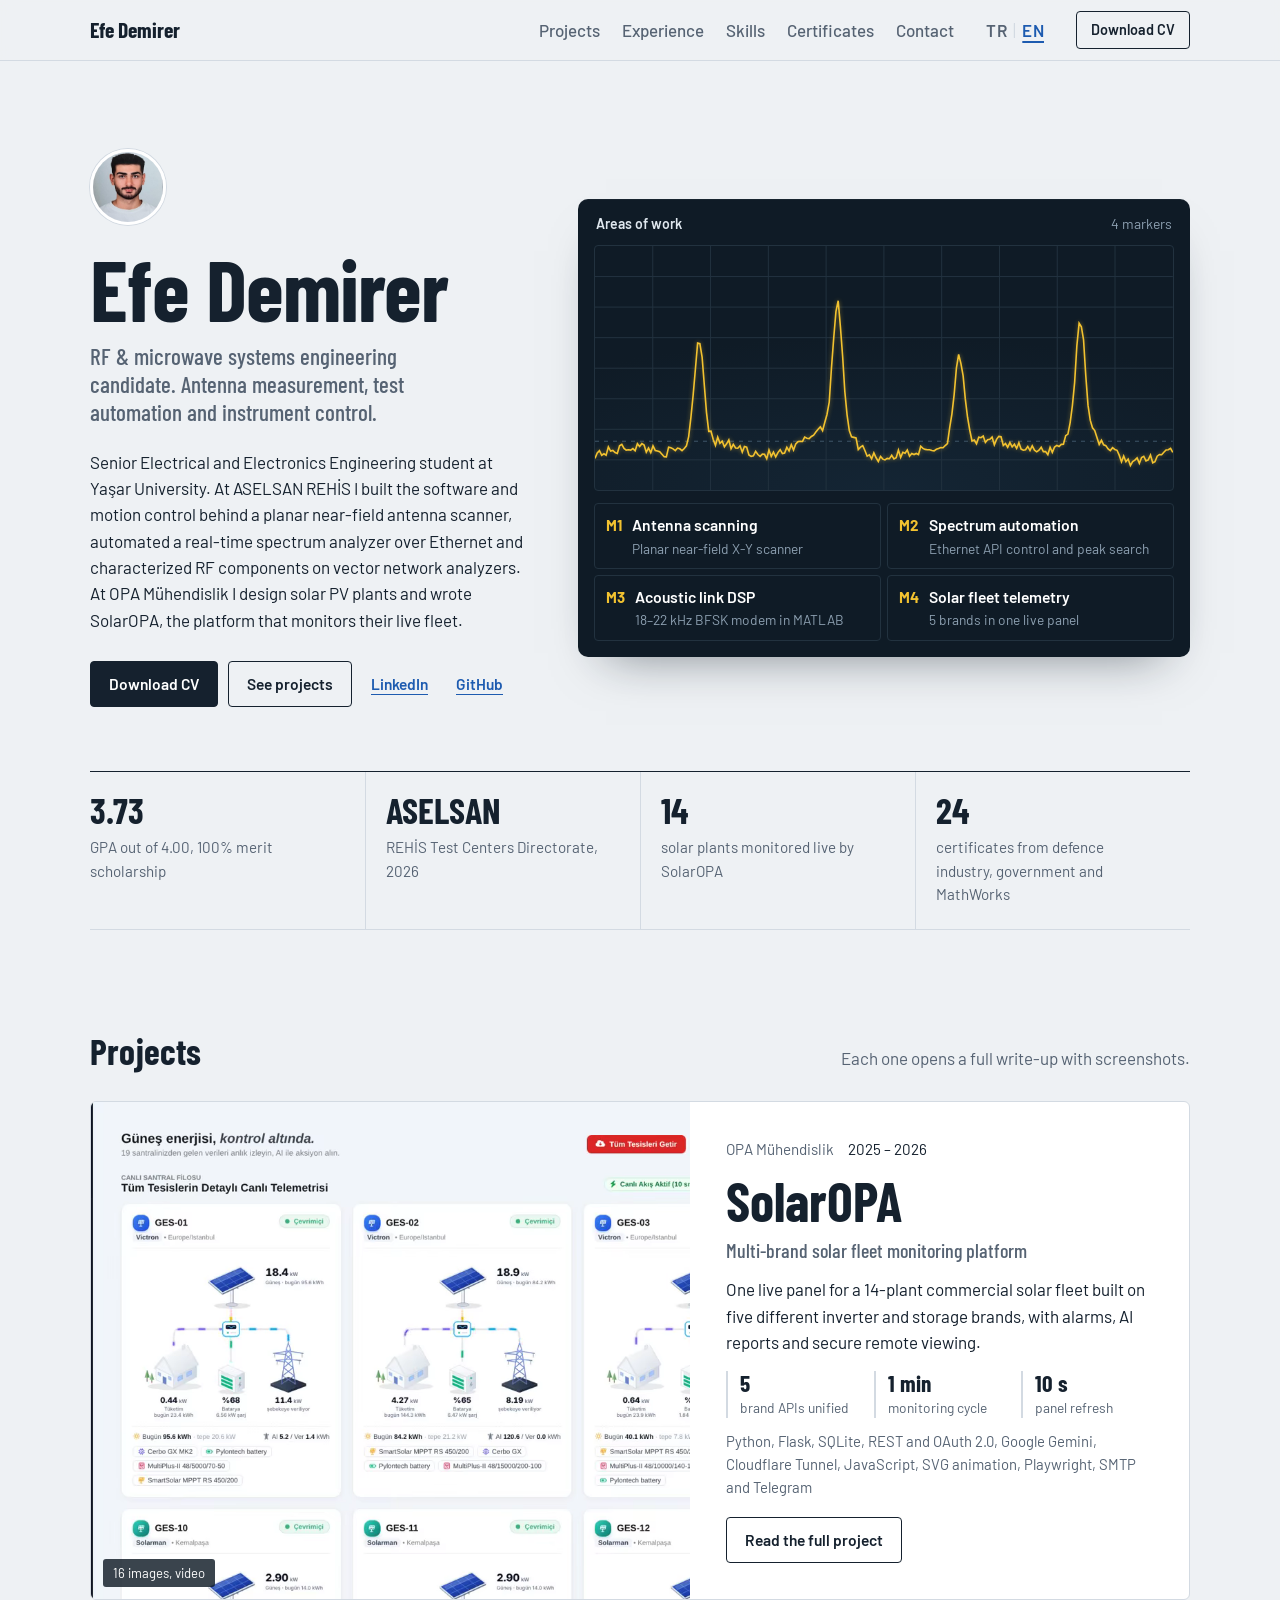
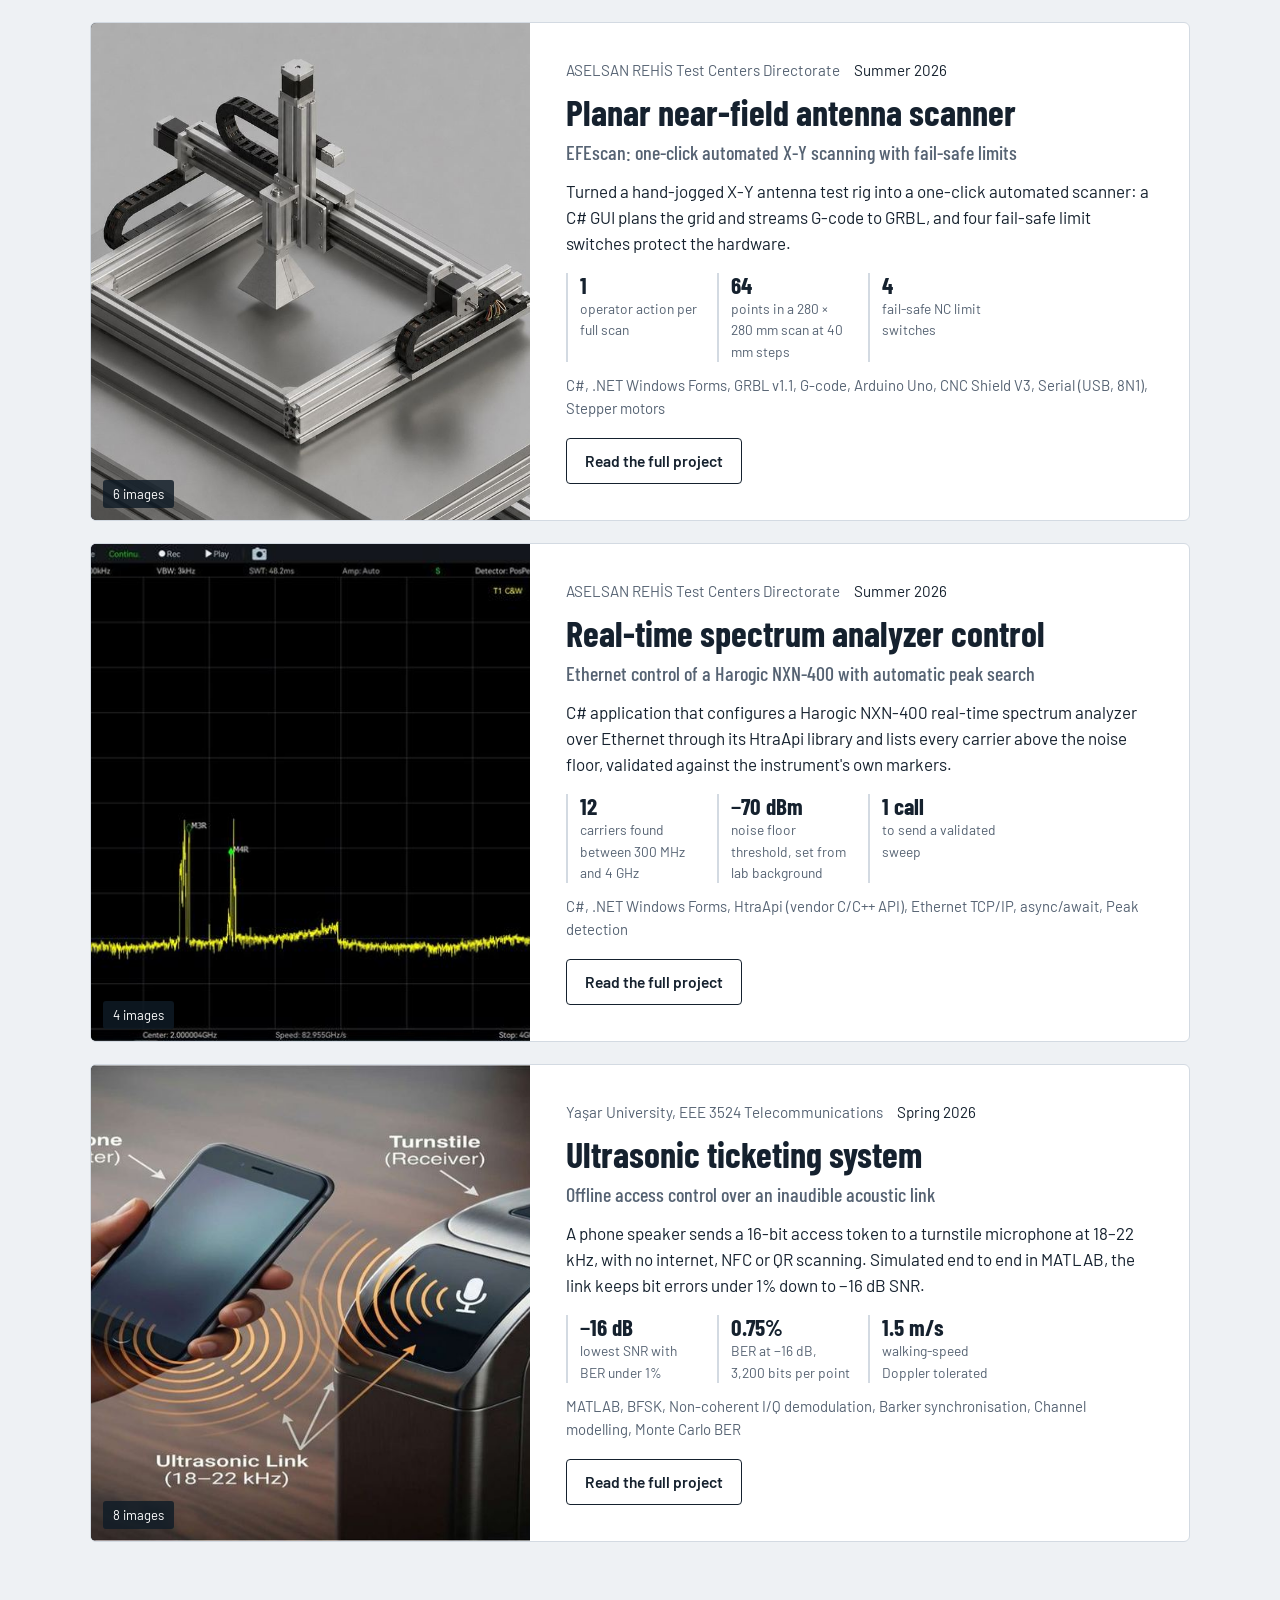
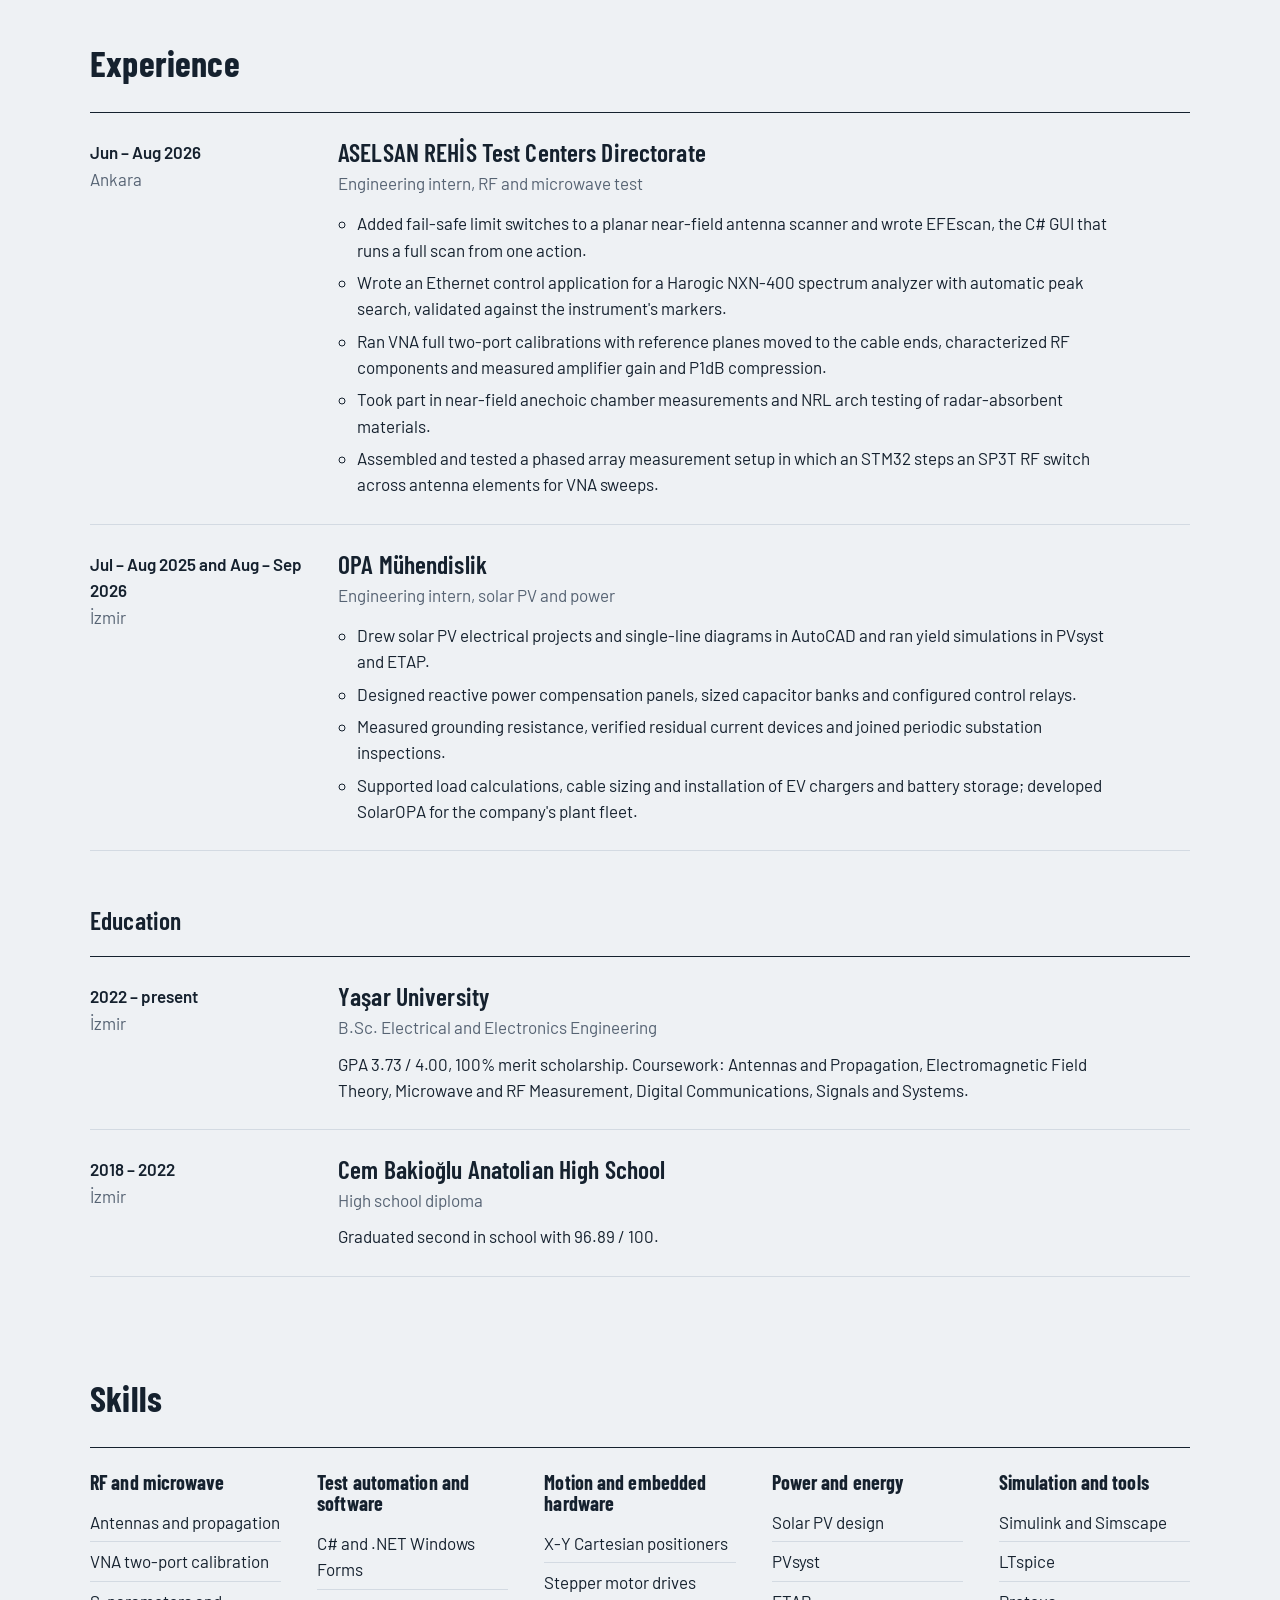
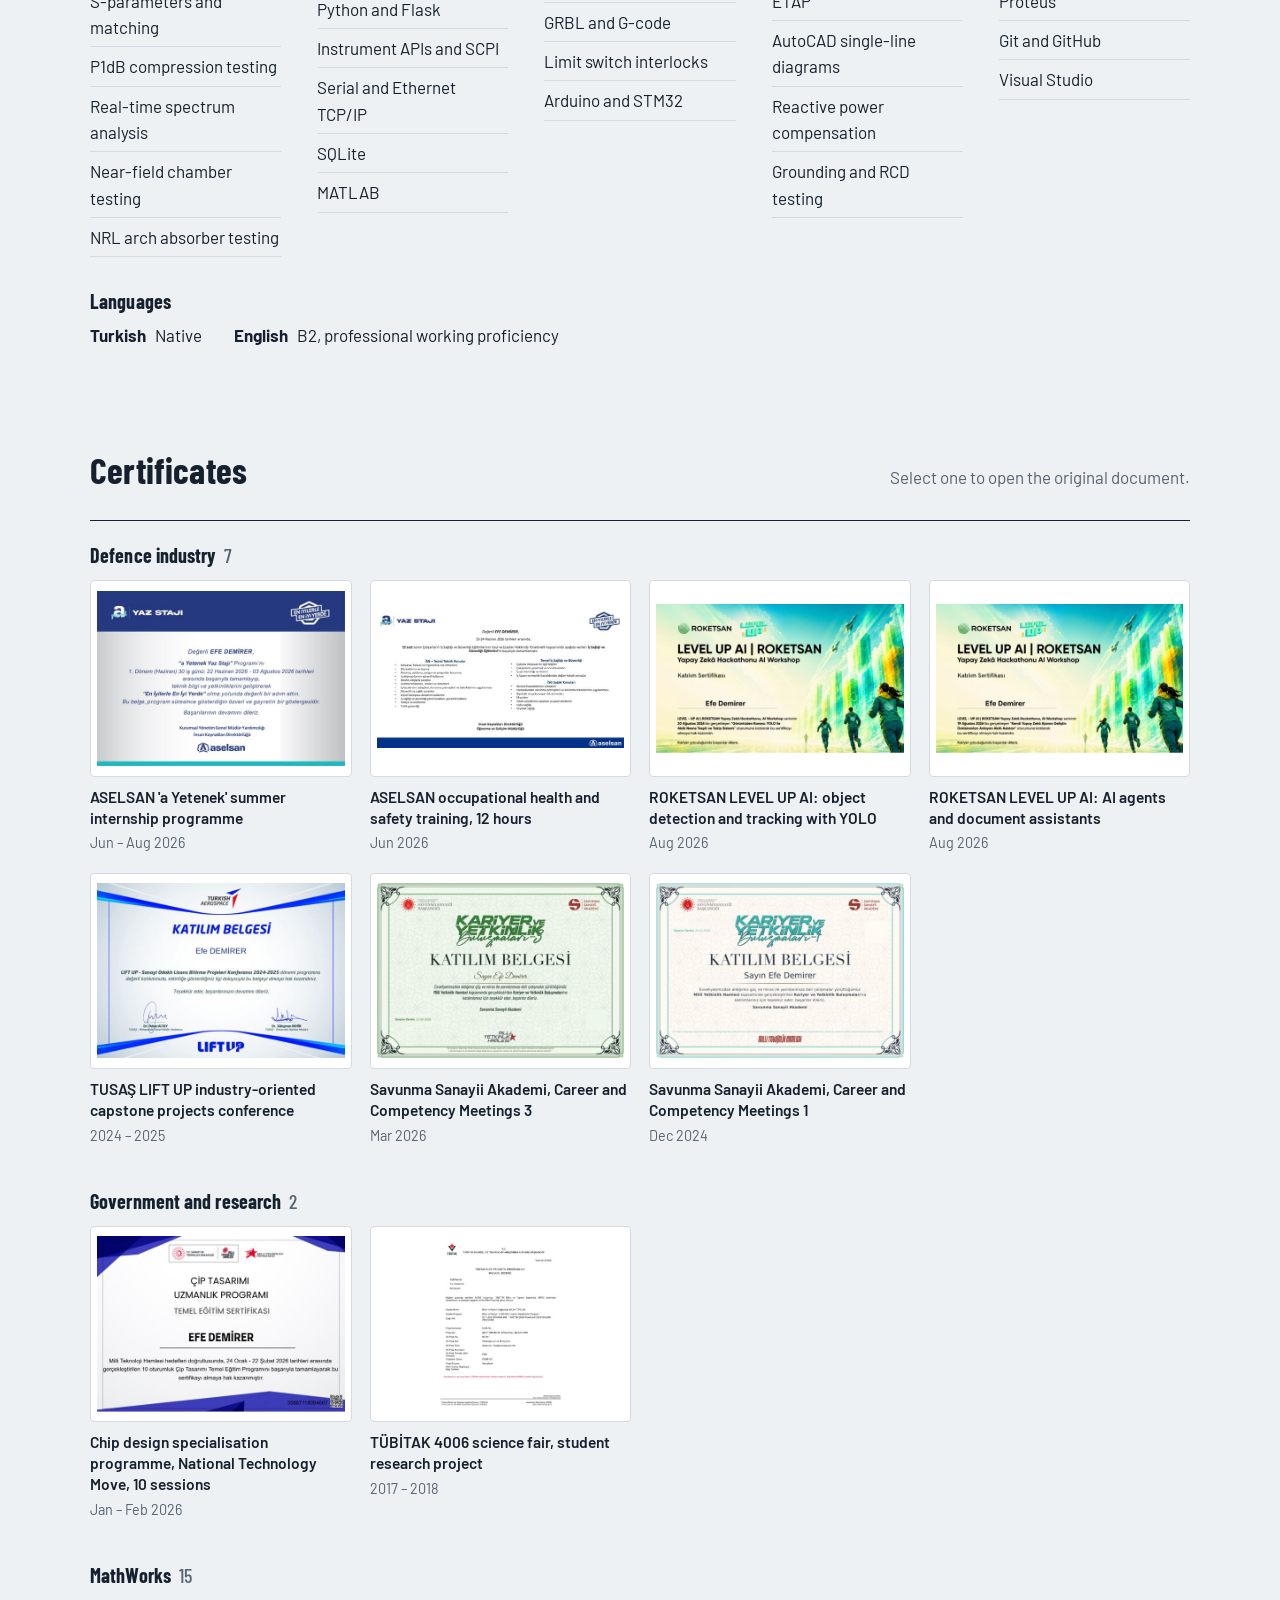
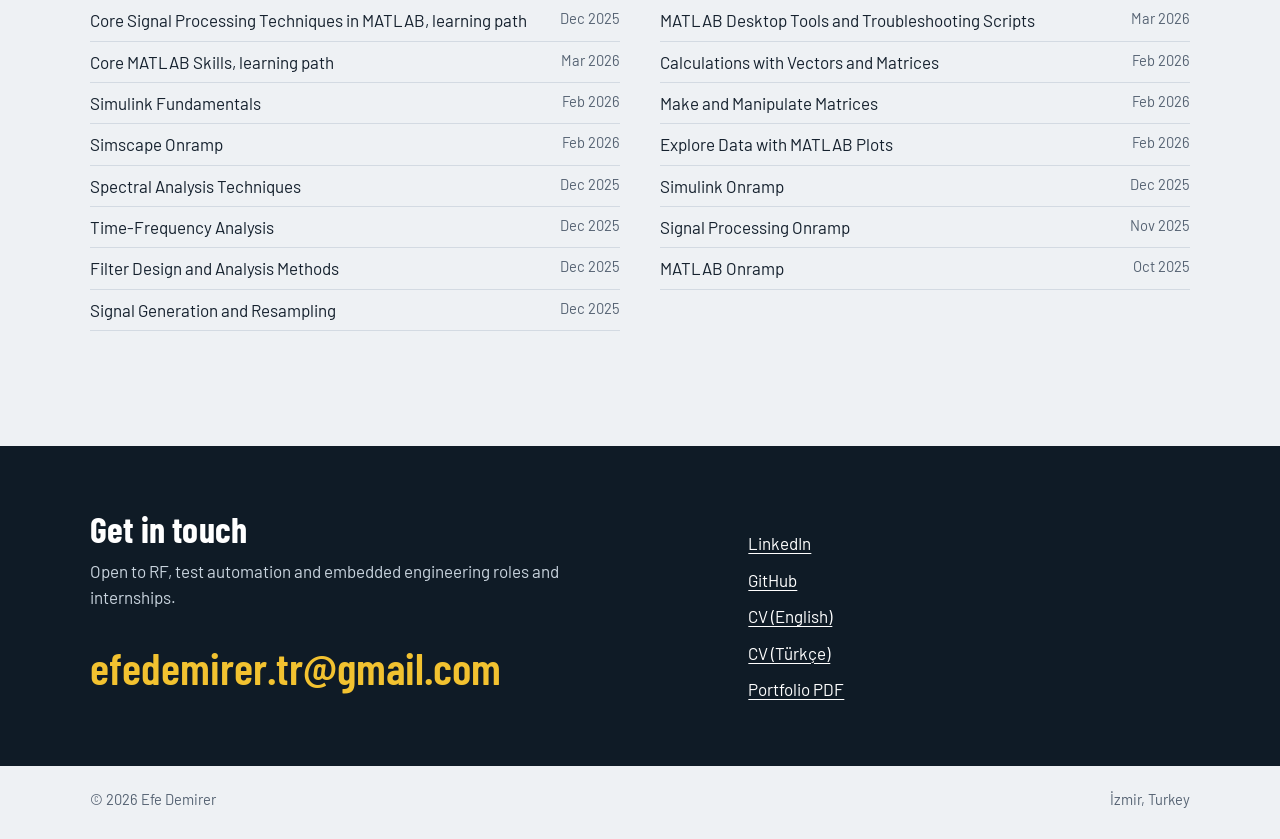
<file: index.html>
<!doctype html>
<html lang="en">
<head>
  <meta charset="utf-8">
  <meta name="viewport" content="width=device-width, initial-scale=1">
  <title>Efe Demirer · RF & Microwave Systems, Test Automation</title>
  <meta name="description" content="Efe Demirer, Electrical and Electronics Engineering student. Antenna near-field scanning, spectrum analyzer automation, acoustic link DSP and the SolarOPA solar fleet monitoring platform.">
  <meta property="og:title" content="Efe Demirer · Engineering portfolio">
  <meta property="og:description" content="RF and microwave test automation at ASELSAN REHİS, and SolarOPA, a live monitoring platform for a 14-plant solar fleet.">
  <meta property="og:image" content="assets_opt/solaropa-operations.jpg">
  <meta name="theme-color" content="#0f1b26">
  <link rel="preconnect" href="https://fonts.googleapis.com">
  <link rel="preconnect" href="https://fonts.gstatic.com" crossorigin>
  <link href="https://fonts.googleapis.com/css2?family=Barlow+Condensed:wght@500;600;700&family=Barlow:ital,wght@0,400;0,500;0,600;1,400&display=swap" rel="stylesheet">
  <link rel="stylesheet" href="style.css">
</head>
<body>
  <a class="skip" href="#work" data-i18n="skip">Skip to projects</a>

  <header class="site-nav">
    <div class="wrap nav-inner">
      <a class="nav-name" href="#top">Efe Demirer</a>
      <nav aria-label="Sections">
        <a href="#work" data-i18n="nav_projects">Projects</a>
        <a href="#experience" data-i18n="nav_experience">Experience</a>
        <a href="#skills" data-i18n="nav_skills">Skills</a>
        <a href="#certificates" data-i18n="nav_certs">Certificates</a>
        <a href="#contact" data-i18n="nav_contact">Contact</a>
      </nav>
      <button type="button" class="lang-switch" id="lang-switch"></button>
      <a class="btn btn-small" id="nav-cv" href="assets/Efe_Demirer_CV.pdf" target="_blank" rel="noopener" data-i18n="cv">Download CV</a>
    </div>
  </header>

  <main id="top">
    <section class="hero wrap" aria-labelledby="hero-name">
      <div class="hero-text">
        <img class="hero-photo" id="hero-photo" alt="">
        <h1 id="hero-name"></h1>
        <p class="hero-role" id="hero-role"></p>
        <p class="hero-summary" id="hero-summary"></p>
        <div class="hero-actions" id="hero-actions"></div>
      </div>

      <figure class="scope" id="scope" aria-label="Areas of work shown as markers on a spectrum trace">
        <div class="scope-bar">
          <span data-i18n="scope_title">Areas of work</span>
          <span id="scope-count"></span>
        </div>
        <div class="scope-screen">
          <svg id="scope-svg" viewBox="0 0 800 340" preserveAspectRatio="none" role="img" aria-hidden="true"></svg>
        </div>
        <ol class="scope-markers" id="scope-markers"></ol>
      </figure>
    </section>

    <section class="facts wrap" id="facts-section" aria-label="Key facts">
      <dl id="facts"></dl>
    </section>

    <section class="section wrap" id="work" aria-labelledby="work-title">
      <div class="section-head">
        <h2 id="work-title" data-i18n="projects_h">Projects</h2>
        <p data-i18n="projects_p">Each one opens a full write-up with screenshots.</p>
      </div>
      <div class="projects" id="projects"></div>
    </section>

    <section class="section wrap" id="experience" aria-labelledby="exp-title">
      <div class="section-head">
        <h2 id="exp-title" data-i18n="experience_h">Experience</h2>
      </div>
      <ol class="timeline" id="experience-list"></ol>

      <h3 class="sub-title" data-i18n="education_h">Education</h3>
      <ol class="timeline timeline-compact" id="education-list"></ol>
    </section>

    <section class="section wrap" id="skills" aria-labelledby="skills-title">
      <div class="section-head">
        <h2 id="skills-title" data-i18n="skills_h">Skills</h2>
      </div>
      <div class="skill-grid" id="skills-list"></div>
      <div class="languages" id="languages"></div>
    </section>

    <section class="section wrap" id="certificates" aria-labelledby="cert-title">
      <div class="section-head">
        <h2 id="cert-title" data-i18n="certs_h">Certificates</h2>
        <p data-i18n="certs_p">Select one to open the original document.</p>
      </div>
      <div class="cert-grid" id="cert-list"></div>
    </section>

    <section class="contact" id="contact" aria-labelledby="contact-title">
      <div class="wrap contact-inner">
        <div>
          <h2 id="contact-title" data-i18n="contact_h">Get in touch</h2>
          <p data-i18n="contact_p">Open to RF, test automation and embedded engineering roles and internships.</p>
          <a class="contact-mail" id="contact-mail"></a>
        </div>
        <div class="contact-links" id="contact-links"></div>
      </div>
    </section>
  </main>

  <footer class="wrap site-foot">
    <span>© <span id="year"></span> Efe Demirer</span>
    <span id="foot-location"></span>
  </footer>

  <dialog class="case" id="case" aria-labelledby="case-title">
    <div class="case-inner">
      <header class="case-head">
        <div>
          <p class="case-org" id="case-org"></p>
          <h2 id="case-title"></h2>
          <p class="case-sub" id="case-sub"></p>
        </div>
        <button class="case-close" id="case-close" data-i18n-aria="close" aria-label="Close project">×</button>
      </header>
      <dl class="case-metrics" id="case-metrics"></dl>
      <div class="viewer" id="viewer">
        <div class="viewer-stage" id="viewer-stage"></div>
        <div class="viewer-bar">
          <button class="viewer-nav" id="viewer-prev" data-i18n-aria="prev" aria-label="Previous image">‹</button>
          <p class="viewer-caption" id="viewer-caption" aria-live="polite"></p>
          <button class="viewer-nav" id="viewer-next" data-i18n-aria="next" aria-label="Next image">›</button>
        </div>
        <div class="viewer-thumbs" id="viewer-thumbs"></div>
      </div>
      <div class="case-body">
        <p class="case-summary" id="case-summary"></p>
        <ul class="case-bullets" id="case-bullets"></ul>
        <div class="case-stack" id="case-stack"></div>
        <p class="case-links" id="case-links"></p>
        <p class="case-note" id="case-note"></p>
      </div>
    </div>
  </dialog>

  <script src="data.js"></script>
  <script src="data_tr.js"></script>
  <script src="main.js"></script>
</body>
</html>
</file>
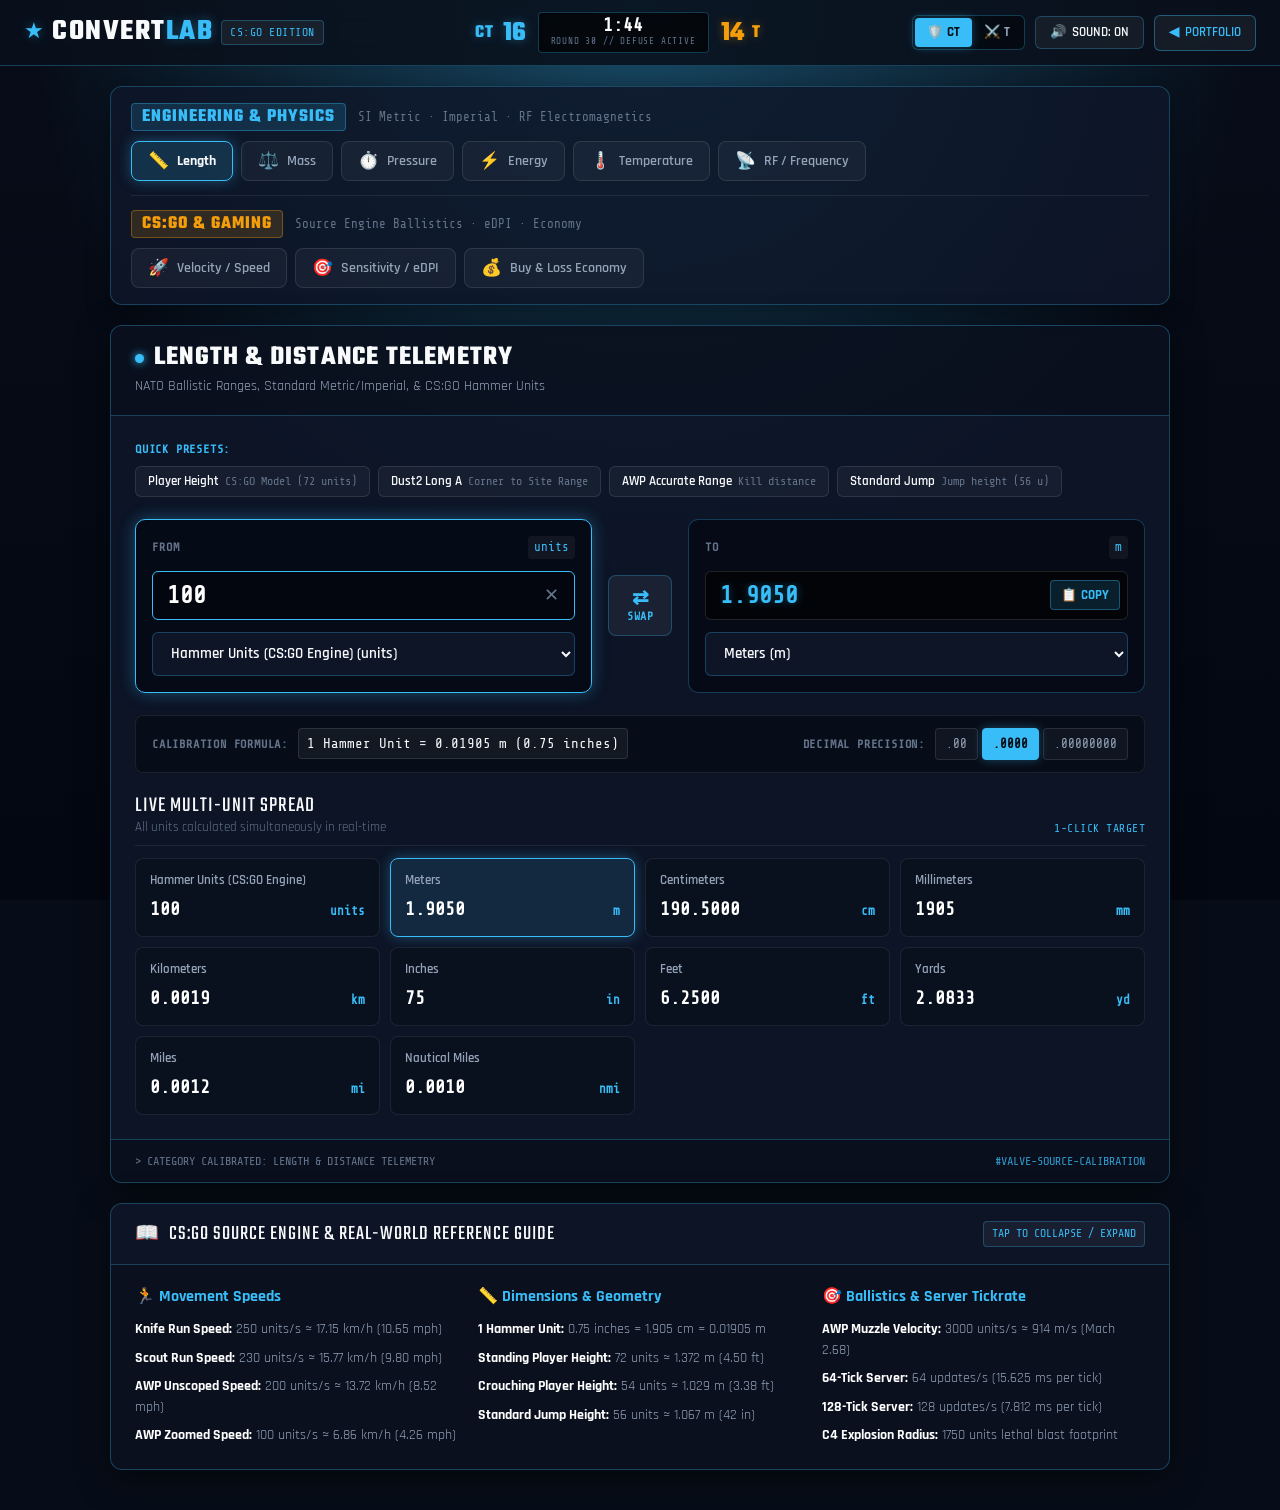
<file: convertlab/index.html>
<!DOCTYPE html>
<html lang="en">
<head>
  <meta charset="UTF-8">
  <meta name="viewport" content="width=device-width, initial-scale=1.0, maximum-scale=5.0">
  <title>ConvertLab // CS:GO Tactical Unit Converter</title>
  <meta name="description" content="Sleek CS:GO themed unit converter and physical ballistics calculator for engineering and tactical gaming metrics.">
  <link rel="preconnect" href="https://fonts.googleapis.com">
  <link rel="preconnect" href="https://fonts.gstatic.com" crossorigin>
  <link href="https://fonts.googleapis.com/css2?family=Share+Tech+Mono&family=Teko:wght@500;600;700&family=Rajdhani:wght@500;600;700&display=swap" rel="stylesheet">
  <link rel="stylesheet" href="style.css">
</head>
<body class="theme-ct">

  <!-- Compact Tactical HUD Header -->
  <header class="hud-top-bar">
    <div class="hud-left">
      <div class="cs-logo">
        <span class="cs-icon">★</span>
        <span class="cs-title">CONVERT<span class="highlight">LAB</span></span>
        <span class="badge-version">CS:GO EDITION</span>
      </div>
    </div>

    <!-- Match Status Center HUD: CT vs T Scoreboard -->
    <div class="hud-center" aria-label="CS:GO Match Scoreboard">
      <div class="team-score ct-score">
        <span class="team-tag">CT</span>
        <span class="score-val" id="ct-score-num">16</span>
      </div>
      <div class="timer-bomb-box">
        <div class="round-timer" id="round-timer">1:45</div>
        <div class="round-num">ROUND 30 // DEFUSE ACTIVE</div>
      </div>
      <div class="team-score t-score">
        <span class="score-val" id="t-score-num">14</span>
        <span class="team-tag">T</span>
      </div>
    </div>

    <!-- HUD Right Actions: Team Theme Toggle, Audio, Return to Portfolio -->
    <div class="hud-right">
      <div class="team-selector" role="group" aria-label="Team Theme Selector">
        <button class="team-btn ct-btn active" id="btn-team-ct" title="Switch to Counter-Terrorist Blue HUD">
          <span class="team-glyph">🛡️</span> CT
        </button>
        <button class="team-btn t-btn" id="btn-team-t" title="Switch to Terrorist Amber HUD">
          <span class="team-glyph">⚔️</span> T
        </button>
      </div>

      <button class="hud-action-btn" id="sound-toggle" title="Toggle Tactical Audio Effects">
        <span id="sound-icon">🔊</span> <span class="btn-text">SOUND: ON</span>
      </button>

      <a href="../" class="hud-action-btn back-portfolio" title="Return to Main Engineering Portfolio">
        <span>◀</span> <span class="btn-text">PORTFOLIO</span>
      </a>
    </div>
  </header>

  <!-- Main Responsive Container -->
  <main class="tactical-container">

    <!-- Grouped Category Navigation: 2 Distinct Sections -->
    <section class="category-groups-wrapper" aria-label="Conversion Categories">

      <!-- GROUP 1: Engineering & Physical Conversions -->
      <div class="category-group-block">
        <div class="group-header">
          <span class="group-badge eng-badge">ENGINEERING &amp; PHYSICS</span>
          <span class="group-subtitle">SI Metric · Imperial · RF Electromagnetics</span>
        </div>
        <nav class="tactical-nav-bar group-nav" id="nav-engineering">
          <button class="nav-tab active" data-cat="length">
            <span class="tab-icon">📏</span>
            <span class="tab-label">Length</span>
          </button>
          <button class="nav-tab" data-cat="mass">
            <span class="tab-icon">⚖️</span>
            <span class="tab-label">Mass</span>
          </button>
          <button class="nav-tab" data-cat="pressure">
            <span class="tab-icon">⏱️</span>
            <span class="tab-label">Pressure</span>
          </button>
          <button class="nav-tab" data-cat="energy">
            <span class="tab-icon">⚡</span>
            <span class="tab-label">Energy</span>
          </button>
          <button class="nav-tab" data-cat="temperature">
            <span class="tab-icon">🌡️</span>
            <span class="tab-label">Temperature</span>
          </button>
          <button class="nav-tab" data-cat="frequency">
            <span class="tab-icon">📡</span>
            <span class="tab-label">RF / Frequency</span>
          </button>
        </nav>
      </div>

      <!-- GROUP 2: CS:GO & Tactical Gameplay Metrics -->
      <div class="category-group-block game-group-block">
        <div class="group-header">
          <span class="group-badge cs-badge">CS:GO &amp; GAMING</span>
          <span class="group-subtitle">Source Engine Ballistics · eDPI · Economy</span>
        </div>
        <nav class="tactical-nav-bar group-nav" id="nav-gameplay">
          <button class="nav-tab" data-cat="velocity">
            <span class="tab-icon">🚀</span>
            <span class="tab-label">Velocity / Speed</span>
          </button>
          <button class="nav-tab" data-cat="csgo_sens">
            <span class="tab-icon">🎯</span>
            <span class="tab-label">Sensitivity / eDPI</span>
          </button>
          <button class="nav-tab" data-cat="csgo_economy">
            <span class="tab-icon">💰</span>
            <span class="tab-label">Buy &amp; Loss Economy</span>
          </button>
        </nav>
      </div>

    </section>

    <!-- Main Unit Converter Card -->
    <section class="tactical-panel converter-panel">
      <!-- Panel Header -->
      <div class="panel-header">
        <div class="panel-title-wrap">
          <span class="status-indicator"></span>
          <h1 id="current-cat-title">LENGTH CONVERSION MATRIX</h1>
        </div>
        <p class="panel-meta" id="current-cat-desc">
          NATO STANAG &amp; CS:GO Hammer Unit Metric Alignment
        </p>
      </div>

      <div class="panel-body">

        <!-- Quick 1-Click Tactical Presets -->
        <div class="presets-container">
          <div class="presets-header">
            <span class="presets-label">QUICK PRESETS:</span>
          </div>
          <div class="preset-buttons-grid" id="preset-buttons">
            <!-- Dynamically populated presets -->
          </div>
        </div>

        <!-- Live Conversion Input / Output Grid -->
        <div class="conversion-row">
          <!-- From Card -->
          <div class="input-card from-card">
            <div class="card-header">
              <span class="card-label">FROM</span>
              <span class="unit-code" id="from-unit-code">SOURCE</span>
            </div>
            <div class="input-wrap">
              <input type="number" id="input-val" class="tactical-input" value="100" step="any" inputmode="decimal" placeholder="Enter value..." autofocus>
              <button class="clear-btn" id="btn-clear" title="Clear Input" aria-label="Clear Input">✕</button>
            </div>
            <div class="unit-select-wrap">
              <select id="select-from" class="tactical-select" aria-label="Source Unit"></select>
            </div>
          </div>

          <!-- Swap Button -->
          <div class="swap-divider">
            <button class="swap-btn" id="btn-swap" title="Swap Units" aria-label="Swap Units">
              <span class="swap-icon">⇄</span>
              <span class="swap-label">SWAP</span>
            </button>
          </div>

          <!-- To Card -->
          <div class="input-card to-card">
            <div class="card-header">
              <span class="card-label">TO</span>
              <span class="unit-code" id="to-unit-code">TARGET</span>
            </div>
            <div class="input-wrap">
              <input type="text" id="output-val" class="tactical-input output" readonly value="0.00" aria-label="Converted Result">
              <button class="copy-btn" id="btn-copy" title="Copy Result to Clipboard" aria-label="Copy to Clipboard">
                <span class="copy-icon">📋</span>
                <span class="copy-text">COPY</span>
              </button>
            </div>
            <div class="unit-select-wrap">
              <select id="select-to" class="tactical-select" aria-label="Target Unit"></select>
            </div>
          </div>
        </div>

        <!-- Formula & Precision Control Strip -->
        <div class="tactical-strip">
          <div class="strip-item formula-box">
            <span class="strip-label">CALIBRATION FORMULA:</span>
            <span class="strip-value" id="formula-text">1 Hammer Unit = 0.01905 m</span>
          </div>
          <div class="strip-item precision-control">
            <span class="strip-label">DECIMAL PRECISION:</span>
            <div class="prec-buttons" role="group" aria-label="Decimal Precision">
              <button class="prec-btn" data-prec="2">.00</button>
              <button class="prec-btn active" data-prec="4">.0000</button>
              <button class="prec-btn" data-prec="8">.00000000</button>
            </div>
          </div>
        </div>

        <!-- Live Multi-Unit Spread Matrix -->
        <div class="matrix-section">
          <div class="matrix-header">
            <div class="matrix-title-group">
              <span class="matrix-title">LIVE MULTI-UNIT SPREAD</span>
              <span class="matrix-sub">All units calculated simultaneously in real-time</span>
            </div>
            <span class="matrix-tag">1-CLICK TARGET</span>
          </div>
          <div class="matrix-grid" id="matrix-grid">
            <!-- Dynamically populated unit cards -->
          </div>
        </div>

      </div>

      <!-- Panel Footer / Console Status -->
      <div class="panel-footer">
        <span class="console-text" id="status-log">&gt; CONVERTLAB READY. AWAITING INPUT...</span>
        <span class="hash-tag">#VALVE-SOURCE-CALIBRATION</span>
      </div>
    </section>

    <!-- Collapsible / Clean CS:GO Hammer Units & Ballistics Reference Guide -->
    <section class="tactical-panel guide-panel">
      <details class="guide-details" open>
        <summary class="guide-summary">
          <div class="summary-left">
            <span class="summary-icon">📖</span>
            <span class="summary-title">CS:GO SOURCE ENGINE &amp; REAL-WORLD REFERENCE GUIDE</span>
          </div>
          <span class="summary-badge">TAP TO COLLAPSE / EXPAND</span>
        </summary>
        <div class="guide-content">
          <div class="guide-grid">
            <div class="guide-item">
              <div class="g-title">🏃 Movement Speeds</div>
              <ul class="g-list">
                <li><strong>Knife Run Speed:</strong> 250 units/s ≈ 17.15 km/h (10.65 mph)</li>
                <li><strong>Scout Run Speed:</strong> 230 units/s ≈ 15.77 km/h (9.80 mph)</li>
                <li><strong>AWP Unscoped Speed:</strong> 200 units/s ≈ 13.72 km/h (8.52 mph)</li>
                <li><strong>AWP Zoomed Speed:</strong> 100 units/s ≈ 6.86 km/h (4.26 mph)</li>
              </ul>
            </div>
            <div class="guide-item">
              <div class="g-title">📏 Dimensions &amp; Geometry</div>
              <ul class="g-list">
                <li><strong>1 Hammer Unit:</strong> 0.75 inches = 1.905 cm = 0.01905 m</li>
                <li><strong>Standing Player Height:</strong> 72 units ≈ 1.372 m (4.50 ft)</li>
                <li><strong>Crouching Player Height:</strong> 54 units ≈ 1.029 m (3.38 ft)</li>
                <li><strong>Standard Jump Height:</strong> 56 units ≈ 1.067 m (42 in)</li>
              </ul>
            </div>
            <div class="guide-item">
              <div class="g-title">🎯 Ballistics &amp; Server Tickrate</div>
              <ul class="g-list">
                <li><strong>AWP Muzzle Velocity:</strong> 3000 units/s ≈ 914 m/s (Mach 2.68)</li>
                <li><strong>64-Tick Server:</strong> 64 updates/s (15.625 ms per tick)</li>
                <li><strong>128-Tick Server:</strong> 128 updates/s (7.812 ms per tick)</li>
                <li><strong>C4 Explosion Radius:</strong> 1750 units lethal blast footprint</li>
              </ul>
            </div>
          </div>
        </div>
      </details>
    </section>

  </main>

  <!-- Non-intrusive Toast Notification Container -->
  <div class="toast-container" id="toast-container" aria-live="polite"></div>

  <!-- Audio Synthesis & Unit Calculation Logic -->
  <script src="script.js"></script>
</body>
</html>
</file>
<file: style.css>
/* Efe Demirer — portfolio
   Visual idea: a calibrated lab bench. Cool instrument-grey paper, ink-navy type,
   one live instrument screen in the hero; everything else stays quiet. */

:root {
  --paper: #eef1f4;
  --surface: #ffffff;
  --ink: #15212e;
  --muted: #566373;
  --rule: #d3dae2;
  --screen: #0f1b26;
  --screen-line: #22323f;
  --trace: #f2c230;
  --signal: #1d5bb0;
  --signal-ink: #144483;

  --display: "Barlow Condensed", "Arial Narrow", sans-serif;
  --body: "Barlow", "Segoe UI", system-ui, sans-serif;

  --step--1: 0.875rem;
  --step-0: 1.0625rem;
  --step-1: 1.25rem;
  --step-2: 1.6rem;
  --step-3: 2.25rem;
  --step-4: clamp(3rem, 7vw, 5.4rem);

  --wrap: 1180px;
  --gutter: clamp(16px, 4vw, 40px);
}

* { box-sizing: border-box; }
html { scroll-behavior: smooth; scroll-padding-top: 76px; -webkit-text-size-adjust: 100%; }
@media (prefers-reduced-motion: reduce) { html { scroll-behavior: auto; } }

body {
  margin: 0;
  background: var(--paper);
  color: var(--ink);
  font-family: var(--body);
  font-size: var(--step-0);
  line-height: 1.55;
  -webkit-font-smoothing: antialiased;
}
body.locked { overflow: hidden; }

img, video { max-width: 100%; display: block; }
a { color: var(--signal); text-underline-offset: 3px; text-decoration-thickness: 1px; }
a:hover { color: var(--signal-ink); }
button { font: inherit; color: inherit; }
h1, h2, h3 { font-family: var(--display); font-weight: 600; line-height: 1.05; margin: 0; letter-spacing: 0.005em; }
p { margin: 0; }

:focus-visible { outline: 3px solid var(--signal); outline-offset: 3px; border-radius: 3px; }

.wrap { max-width: var(--wrap); margin: 0 auto; padding-left: var(--gutter); padding-right: var(--gutter); }

.skip { position: absolute; left: -9999px; top: 8px; background: var(--ink); color: #fff; padding: 8px 14px; z-index: 50; }
.skip:focus { left: 8px; }

/* ---------- Buttons ---------- */
.btn {
  display: inline-flex; align-items: center; gap: 8px;
  padding: 10px 18px;
  border: 1.5px solid var(--ink);
  border-radius: 4px;
  background: transparent;
  color: var(--ink);
  font-weight: 600;
  font-size: 0.97rem;
  text-decoration: none;
  cursor: pointer;
  transition: background-color .15s, color .15s;
}
.btn:hover { background: var(--ink); color: #fff; }
.btn-solid { background: var(--ink); color: #fff; }
.btn-solid:hover { background: var(--signal-ink); border-color: var(--signal-ink); }
.btn-quiet { border-color: transparent; padding-left: 8px; padding-right: 8px; color: var(--signal); text-decoration: underline; text-underline-offset: 4px; }
.btn-quiet:hover { background: transparent; color: var(--signal-ink); }
.btn-small { padding: 7px 14px; font-size: 0.9rem; }
.lang-switch { display: inline-flex; align-items: center; gap: 6px; background: none; border: 0; padding: 6px 4px; font: inherit; font-weight: 600; letter-spacing: 0.02em; color: var(--muted); cursor: pointer; }
.lang-switch .sep { color: var(--rule); font-weight: 400; }
.lang-switch .on { color: var(--signal); text-decoration: underline; text-underline-offset: 4px; text-decoration-thickness: 2px; }
.lang-switch:hover span:not(.on):not(.sep) { color: var(--ink); }

/* ---------- Navigation ---------- */
.site-nav {
  position: sticky; top: 0; z-index: 20;
  background: rgba(238, 241, 244, 0.92);
  backdrop-filter: blur(8px);
  border-bottom: 1px solid var(--rule);
}
.nav-inner { display: flex; align-items: center; gap: 28px; height: 60px; }
.nav-name { font-family: var(--display); font-weight: 700; font-size: 1.35rem; color: var(--ink); text-decoration: none; margin-right: auto; }
.site-nav nav { display: flex; gap: 22px; }
.site-nav nav a { color: var(--muted); text-decoration: none; font-weight: 500; }
.site-nav nav a:hover { color: var(--ink); }

/* ---------- Hero ---------- */
.hero {
  display: grid;
  grid-template-columns: minmax(0, 5fr) minmax(0, 7fr);
  gap: clamp(28px, 4vw, 56px);
  align-items: center;
  padding-top: clamp(40px, 7vw, 88px);
  padding-bottom: clamp(36px, 5vw, 64px);
}
.hero-photo { width: 76px; height: 76px; border-radius: 50%; object-fit: cover; margin-bottom: 22px; border: 3px solid var(--surface); box-shadow: 0 0 0 1px var(--rule); }
.hero h1 { font-size: var(--step-4); font-weight: 700; letter-spacing: -0.01em; line-height: 0.95; }
.hero-role { font-family: var(--display); font-size: 1.45rem; font-weight: 500; color: var(--muted); margin-top: 14px; line-height: 1.2; max-width: 34ch; }
.hero-summary { margin-top: 22px; max-width: 58ch; }
.hero-actions { display: flex; flex-wrap: wrap; gap: 10px; margin-top: 28px; }

/* The instrument */
.scope { margin: 0; background: var(--screen); border-radius: 10px; padding: 14px 16px 16px; box-shadow: 0 1px 0 rgba(255,255,255,.04) inset, 0 24px 48px -28px rgba(15, 27, 38, .55); color: #c9d4de; }
.scope-bar { display: flex; justify-content: space-between; font-size: var(--step--1); color: #8da0b1; padding: 0 2px 10px; }
.scope-bar span:first-child { color: #dfe7ee; font-weight: 600; }
.scope-screen { position: relative; aspect-ratio: 800 / 340; border: 1px solid var(--screen-line); border-radius: 4px; overflow: hidden; background: radial-gradient(120% 90% at 50% 100%, #142534 0%, var(--screen) 70%); }
#scope-svg { width: 100%; height: 100%; display: block; }
.scope-grid line { stroke: var(--screen-line); stroke-width: 1; vector-effect: non-scaling-stroke; }
.scope-floor { stroke: #3d5568; stroke-dasharray: 4 5; stroke-width: 1; vector-effect: non-scaling-stroke; }
.scope-trace { fill: none; stroke: var(--trace); stroke-width: 1.6; vector-effect: non-scaling-stroke; filter: drop-shadow(0 0 3px rgba(242, 194, 48, .45)); }
.mk { opacity: 0; transition: opacity .4s; }
.scope.live .mk { opacity: 1; }
.mk path { fill: #ffffff; }
.mk text { fill: #ffffff; font: 600 17px var(--body); }
.mk.on path { fill: var(--trace); }
.mk.on text { fill: var(--trace); }

.scope-markers { list-style: none; margin: 12px 0 0; padding: 0; display: grid; grid-template-columns: repeat(2, minmax(0, 1fr)); gap: 6px; }
.scope-markers button {
  width: 100%; text-align: left; background: transparent; border: 1px solid var(--screen-line); border-radius: 4px;
  padding: 9px 11px; cursor: pointer; display: grid; grid-template-columns: auto 1fr; column-gap: 10px; color: #c9d4de;
  transition: border-color .15s, background-color .15s;
}
.scope-markers button:hover, .scope-markers button:focus-visible { border-color: var(--trace); background: rgba(242, 194, 48, .06); }
.mk-id { grid-row: span 2; font-weight: 700; color: var(--trace); font-size: 0.95rem; padding-top: 1px; }
.mk-label { color: #fff; font-weight: 600; font-size: 0.98rem; }
.mk-detail { font-size: 0.86rem; color: #8da0b1; }
.scope :focus-visible { outline-color: var(--trace); }

/* ---------- Facts ---------- */
.facts dl { margin: 0; display: grid; grid-template-columns: repeat(4, minmax(0, 1fr)); border-top: 1.5px solid var(--ink); border-bottom: 1px solid var(--rule); }
.facts dl > div { padding: 20px 20px 22px 0; }
.facts dl > div + div { padding-left: 20px; border-left: 1px solid var(--rule); }
.facts dt { font-family: var(--display); font-size: var(--step-3); font-weight: 700; line-height: 1; }
.facts dd { margin: 8px 0 0; color: var(--muted); font-size: 0.95rem; max-width: 24ch; }

/* ---------- Sections ---------- */
.section { padding-top: clamp(56px, 8vw, 104px); }
.section-head { display: flex; align-items: baseline; justify-content: space-between; gap: 20px; flex-wrap: wrap; margin-bottom: 30px; }
.section-head h2 { font-size: var(--step-3); font-weight: 700; }
.section-head p { color: var(--muted); }
.sub-title { font-size: var(--step-2); margin: 56px 0 22px; }

/* ---------- Projects ---------- */
.projects { display: grid; gap: 22px; }
.project {
  display: grid; grid-template-columns: minmax(0, 6fr) minmax(0, 5fr); gap: 0;
  background: var(--surface); border: 1px solid var(--rule); border-radius: 6px; overflow: hidden;
}
.project:not(.project-lead) { grid-template-columns: minmax(0, 4fr) minmax(0, 6fr); }
.project-media { position: relative; border: 0; padding: 0; margin: 0; background: var(--screen); cursor: pointer; display: block; min-height: 100%; }
.project-media img, .project-media video { width: 100%; height: 100%; object-fit: cover; aspect-ratio: 16 / 10; }
.project:not(.project-lead) .project-media img { object-fit: cover; object-position: top center; }
.project-count { position: absolute; left: 12px; bottom: 12px; background: rgba(15, 27, 38, .82); color: #fff; font-size: 0.82rem; padding: 4px 10px; border-radius: 3px; }
.project-text { padding: clamp(22px, 3vw, 36px); display: flex; flex-direction: column; gap: 10px; align-items: flex-start; }
.project-org { color: var(--muted); font-size: 0.95rem; display: flex; gap: 14px; flex-wrap: wrap; }
.project-org span { color: var(--ink); }
.project h3 { font-size: var(--step-3); font-weight: 700; }
.project-lead h3 { font-size: clamp(2.4rem, 4.6vw, 3.4rem); }
.project h3 button { background: none; border: 0; padding: 0; cursor: pointer; text-align: left; font: inherit; }
.project h3 button:hover { color: var(--signal-ink); }
.project-sub { font-family: var(--display); font-size: var(--step-1); font-weight: 500; color: var(--muted); margin-top: -4px; }
.project-short { max-width: 60ch; }
.project-metrics { display: grid; grid-template-columns: repeat(auto-fill, minmax(118px, 1fr)); gap: 12px 16px; margin: 6px 0 2px; width: 100%; }
.project-metrics > div { padding-left: 12px; border-left: 2px solid var(--rule); }
.project-metrics dt { font-family: var(--display); font-weight: 700; font-size: 1.45rem; line-height: 1.1; }
.project-metrics dd { margin: 0; color: var(--muted); font-size: 0.86rem; }
.project-stack { color: var(--muted); font-size: 0.93rem; }
.project-text .btn { margin-top: 8px; }
.side-projects { margin-top: 22px; color: var(--muted); }

/* ---------- Timeline ---------- */
.timeline { list-style: none; margin: 0; padding: 0; border-top: 1.5px solid var(--ink); }
.timeline > li { display: grid; grid-template-columns: 220px minmax(0, 1fr); gap: 28px; padding: 26px 0; border-bottom: 1px solid var(--rule); }
.tl-when { font-weight: 600; display: flex; flex-direction: column; }
.tl-when span { font-weight: 400; color: var(--muted); }
.tl-body h3 { font-size: var(--step-2); }
.tl-role { color: var(--muted); margin-top: 4px; }
.tl-body ul { margin: 14px 0 0; padding-left: 1.1em; max-width: 78ch; }
.tl-body li + li { margin-top: 6px; }
.tl-body > p:last-child:not(.tl-role) { margin-top: 10px; max-width: 78ch; }

/* ---------- Skills & certificates ---------- */
.skill-grid { display: grid; grid-template-columns: repeat(auto-fit, minmax(190px, 1fr)); gap: 28px 36px; border-top: 1.5px solid var(--ink); padding-top: 24px; }
.skill-grid h3, .languages h3 { font-size: var(--step-1); font-weight: 700; margin-bottom: 10px; }
.skill-grid ul { list-style: none; margin: 0; padding: 0; }
.skill-grid li { padding: 6px 0; border-bottom: 1px solid var(--rule); }
.languages { margin-top: 34px; }
.languages p { display: flex; flex-wrap: wrap; gap: 8px 32px; }
.languages strong { margin-right: 6px; }

.cert-grid { display: grid; gap: 44px; border-top: 1.5px solid var(--ink); padding-top: 24px; }
.cert-group h3 { font-size: var(--step-1); font-weight: 700; margin-bottom: 14px; }
.cert-group h3 span { color: var(--muted); font-weight: 500; margin-left: 4px; }
.cert-cards { list-style: none; margin: 0; padding: 0; display: grid; grid-template-columns: repeat(auto-fill, minmax(210px, 1fr)); gap: 18px; }
.cert-cards a { display: flex; flex-direction: column; gap: 4px; height: 100%; text-decoration: none; color: var(--ink); }
.cert-cards img { width: 100%; aspect-ratio: 4 / 3; object-fit: contain; background: var(--surface); border: 1px solid var(--rule); border-radius: 4px; padding: 6px; margin-bottom: 6px; transition: border-color .15s; }
.cert-cards a:hover img, .cert-cards a:focus-visible img { border-color: var(--ink); }
.cert-cards a:hover .cert-title { color: var(--signal-ink); text-decoration: underline; text-underline-offset: 3px; }
.cert-title { font-weight: 600; line-height: 1.35; font-size: 0.97rem; }
.cert-date { color: var(--muted); font-size: 0.9rem; }
.cert-group-list ul { list-style: none; margin: 0; padding: 0; columns: 2 320px; column-gap: 40px; }
.cert-group-list li { display: flex; justify-content: space-between; gap: 16px; padding: 7px 0; border-bottom: 1px solid var(--rule); break-inside: avoid; }
.cert-group-list li a { color: var(--ink); text-decoration: none; }
.cert-group-list li a:hover { color: var(--signal-ink); text-decoration: underline; }
.cert-group-list li span { color: var(--muted); white-space: nowrap; font-size: 0.92rem; }

/* ---------- Contact ---------- */
.contact { margin-top: clamp(64px, 9vw, 120px); background: var(--screen); color: #c9d4de; }
.contact-inner { display: grid; grid-template-columns: minmax(0, 7fr) minmax(0, 5fr); gap: 40px; padding-top: 64px; padding-bottom: 64px; align-items: end; }
.contact h2 { color: #fff; font-size: var(--step-3); font-weight: 700; }
.contact p { margin-top: 10px; max-width: 48ch; }
.contact-mail { display: inline-block; margin-top: 22px; font-family: var(--display); font-size: clamp(1.8rem, 4vw, 2.8rem); font-weight: 600; color: var(--trace); text-decoration: none; word-break: break-word; }
.contact-mail:hover { color: #fff; }
.contact-links { display: flex; flex-direction: column; align-items: flex-start; gap: 10px; }
.contact-links a { color: #fff; }
.contact-links a:hover { color: var(--trace); }
.contact :focus-visible { outline-color: var(--trace); }
.site-foot { display: flex; justify-content: space-between; padding-top: 22px; padding-bottom: 28px; color: var(--muted); font-size: 0.92rem; }

/* ---------- Project dialog ---------- */
.case {
  width: min(1120px, calc(100vw - 32px)); max-width: none; max-height: calc(100vh - 32px);
  padding: 0; border: 0; border-radius: 10px; background: var(--surface); color: var(--ink);
  box-shadow: 0 40px 80px -30px rgba(15, 27, 38, .6);
}
.case::backdrop { background: rgba(15, 27, 38, .62); }
.case[open] { animation: case-in .22s ease-out; }
@keyframes case-in { from { opacity: 0; transform: translateY(14px); } to { opacity: 1; transform: none; } }
@media (prefers-reduced-motion: reduce) { .case[open] { animation: none; } }
.case-inner { max-height: calc(100vh - 32px); overflow-y: auto; overscroll-behavior: contain; }
.case-head { display: flex; justify-content: space-between; gap: 20px; padding: 26px clamp(20px, 3vw, 36px) 18px; position: sticky; top: 0; background: var(--surface); z-index: 2; border-bottom: 1px solid var(--rule); }
.case-org { color: var(--muted); font-size: 0.95rem; }
.case-head h2 { font-size: clamp(2rem, 4vw, 2.9rem); font-weight: 700; margin-top: 4px; }
.case-sub { font-family: var(--display); font-size: var(--step-1); color: var(--muted); margin-top: 4px; }
.case-close { flex: 0 0 auto; width: 44px; height: 44px; border-radius: 50%; border: 1.5px solid var(--ink); background: var(--surface); font-size: 1.6rem; line-height: 1; cursor: pointer; }
.case-close:hover { background: var(--ink); color: #fff; }
.case-metrics { display: grid; grid-template-columns: repeat(auto-fill, minmax(140px, 1fr)); gap: 14px 20px; padding: 18px clamp(20px, 3vw, 36px) 0; margin: 0; }
.case-metrics:empty { display: none; }
.case-metrics > div { padding-left: 12px; border-left: 2px solid var(--rule); }
.case-metrics dt { font-family: var(--display); font-size: 1.9rem; font-weight: 700; line-height: 1.1; }
.case-metrics dd { margin: 0; color: var(--muted); font-size: 0.9rem; }

.viewer { margin: 20px clamp(20px, 3vw, 36px) 0; background: var(--screen); border-radius: 6px; overflow: hidden; }
.viewer-stage { display: flex; align-items: center; justify-content: center; aspect-ratio: 16 / 9; max-height: 62vh; width: 100%; background: #0b1520; }
.viewer-stage a { display: flex; width: 100%; height: 100%; align-items: center; justify-content: center; cursor: zoom-in; }
.viewer-stage img, .viewer-stage video { max-width: 100%; max-height: 100%; width: auto; height: auto; object-fit: contain; }
.viewer-stage video { width: 100%; height: 100%; }
.viewer-bar { display: flex; align-items: center; gap: 12px; padding: 10px 12px; color: #c9d4de; }
.viewer-caption { flex: 1; font-size: 0.95rem; white-space: pre-wrap; }
.viewer-nav { width: 40px; height: 40px; flex: 0 0 auto; border-radius: 50%; border: 1px solid var(--screen-line); background: transparent; color: #fff; font-size: 1.5rem; line-height: 1; cursor: pointer; }
.viewer-nav:hover { border-color: var(--trace); color: var(--trace); }
.viewer-thumbs { display: flex; gap: 6px; padding: 0 12px 12px; overflow-x: auto; scrollbar-width: thin; }
.viewer-thumbs button { position: relative; flex: 0 0 auto; width: 92px; height: 56px; padding: 0; border: 2px solid transparent; border-radius: 3px; background: #0b1520; cursor: pointer; opacity: .6; }
.viewer-thumbs button[aria-current="true"] { border-color: var(--trace); opacity: 1; }
.viewer-thumbs button:hover { opacity: 1; }
.viewer-thumbs img { width: 100%; height: 100%; object-fit: cover; }
.viewer-thumbs span { position: absolute; inset: 0; display: grid; place-items: center; color: #fff; font-size: 1.1rem; text-shadow: 0 1px 4px #000; }
.viewer :focus-visible { outline-color: var(--trace); }

.case-body { padding: 26px clamp(20px, 3vw, 36px) 36px; display: grid; gap: 22px; }
.case-summary { font-size: 1.15rem; max-width: 72ch; }
.case-bullets { margin: 0; padding: 0; list-style: none; display: grid; grid-template-columns: repeat(2, minmax(0, 1fr)); gap: 18px 36px; }
.case-bullets li { border-top: 1.5px solid var(--ink); padding-top: 10px; }
.case-bullets strong { display: block; font-family: var(--display); font-size: 1.25rem; font-weight: 600; margin-bottom: 2px; }
.case-stack h3 { font-size: var(--step-1); margin-bottom: 6px; }
.case-stack p { color: var(--muted); }
.case-links { display: flex; flex-wrap: wrap; gap: 10px; margin: 4px 0 0; }
.case-links[hidden] { display: none; }
.case-note { color: var(--muted); font-size: 0.92rem; font-style: italic; }
.case-note:empty { display: none; }

/* ---------- Responsive ---------- */
@media (max-width: 980px) {
  .hero { grid-template-columns: 1fr; }
  .nav-inner { flex-wrap: wrap; height: auto; padding-top: 10px; padding-bottom: 0; gap: 10px 20px; }
  .site-nav nav { order: 3; width: 100%; overflow-x: auto; gap: 20px; padding: 2px 0 10px; scrollbar-width: none; }
  .site-nav nav a { white-space: nowrap; }
  .facts dl { grid-template-columns: repeat(2, minmax(0, 1fr)); }
  .facts dl > div:nth-child(3) { border-left: 0; padding-left: 0; }
  .facts dl > div:nth-child(n+3) { border-top: 1px solid var(--rule); }
  .project, .project:not(.project-lead) { grid-template-columns: 1fr; }
  .timeline > li { grid-template-columns: 1fr; gap: 8px; }
  .contact-inner { grid-template-columns: 1fr; align-items: start; }
  .case-bullets { grid-template-columns: 1fr; }
}
@media (max-width: 560px) {
  :root { --step-3: 1.95rem; }
  .scope-markers { grid-template-columns: 1fr; }
  .cert-cards { grid-template-columns: repeat(2, minmax(0, 1fr)); gap: 14px; }
  .cert-title { font-size: 0.9rem; }
  .facts dt { font-size: 1.8rem; }
  .facts dl > div { padding-right: 12px; }
  .facts dl > div + div { padding-left: 12px; }
  .hero-actions .btn-quiet { padding-left: 4px; padding-right: 4px; }
  .case { width: 100vw; height: 100vh; max-height: 100vh; margin: 0; border-radius: 0; }
  .case-inner { max-height: 100vh; }
  .viewer { margin-left: 0; margin-right: 0; border-radius: 0; }
  .viewer-stage { aspect-ratio: 4 / 3; }
  .site-foot { flex-direction: column; gap: 4px; }
}
</file>
<file: convertlab/style.css>
/* =====================================================================
   CONVERTLAB // CS:GO TACTICAL HUD THEME (CLEAN & RESPONSIVE)
   Authentic Counter-Strike Aesthetic: CT Navy/Blue & T Orange/Amber
   Focused on Unit Conversion with Modern Mobile-First UX
   ===================================================================== */

:root {
  /* Counter-Terrorist (CT) Theme Palette */
  --ct-primary: #38bdf8;
  --ct-primary-hover: #7dd3fc;
  --ct-glow: rgba(56, 189, 248, 0.35);
  --ct-dark: #0f172a;
  --ct-darker: #070d18;
  --ct-card-bg: rgba(15, 23, 42, 0.85);
  --ct-border: rgba(56, 189, 248, 0.28);
  --ct-border-bright: rgba(56, 189, 248, 0.65);

  /* Terrorist (T) Theme Palette */
  --t-primary: #f59e0b;
  --t-primary-hover: #fbbf24;
  --t-glow: rgba(245, 158, 11, 0.35);
  --t-dark: #20150b;
  --t-darker: #100b05;
  --t-card-bg: rgba(32, 21, 11, 0.88);
  --t-border: rgba(245, 158, 11, 0.32);
  --t-border-bright: rgba(245, 158, 11, 0.7);

  /* Dynamic Active Theme Variables */
  --theme-color: var(--ct-primary);
  --theme-hover: var(--ct-primary-hover);
  --theme-glow: var(--ct-glow);
  --theme-bg-dark: var(--ct-dark);
  --theme-bg-darker: var(--ct-darker);
  --theme-card: var(--ct-card-bg);
  --theme-border: var(--ct-border);
  --theme-border-bright: var(--ct-border-bright);

  /* Neutral & Utility Colors */
  --text-primary: #f8fafc;
  --text-secondary: #94a3b8;
  --text-muted: #64748b;
  --bg-input: rgba(3, 7, 18, 0.75);
  --success: #22c55e;
  --danger: #ef4444;

  /* Typography */
  --font-mono: 'Share Tech Mono', 'Courier New', monospace;
  --font-teko: 'Teko', sans-serif;
  --font-raj: 'Rajdhani', -apple-system, BlinkMacSystemFont, 'Segoe UI', Roboto, sans-serif;
}

/* Reset & Box Sizing */
*, *::before, *::after {
  box-sizing: border-box;
  margin: 0;
  padding: 0;
}

html {
  font-size: 16px;
  -webkit-text-size-adjust: 100%;
  scroll-behavior: smooth;
}

body {
  background-color: var(--theme-bg-darker);
  color: var(--text-primary);
  font-family: var(--font-raj);
  min-height: 100vh;
  overflow-x: hidden;
  position: relative;
  background-image: 
    radial-gradient(circle at 50% 0%, var(--theme-glow) 0%, transparent 55%),
    linear-gradient(180deg, rgba(7, 13, 24, 0.95) 0%, rgba(3, 7, 18, 0.98) 100%);
  background-attachment: fixed;
  transition: background-color 0.3s ease;
  line-height: 1.5;
}

/* Terrorist Theme Override */
body.theme-t {
  --theme-color: var(--t-primary);
  --theme-hover: var(--t-primary-hover);
  --theme-glow: var(--t-glow);
  --theme-bg-dark: var(--t-dark);
  --theme-bg-darker: var(--t-darker);
  --theme-card: var(--t-card-bg);
  --theme-border: var(--t-border);
  --theme-border-bright: var(--t-border-bright);
  background-image: 
    radial-gradient(circle at 50% 0%, var(--t-glow) 0%, transparent 55%),
    linear-gradient(180deg, rgba(16, 11, 5, 0.95) 0%, rgba(8, 5, 2, 0.98) 100%);
}

/* =====================================================================
   HEADER & HUD TOP BAR
   ===================================================================== */
.hud-top-bar {
  display: flex;
  justify-content: space-between;
  align-items: center;
  padding: 12px 24px;
  background: rgba(10, 16, 28, 0.88);
  border-bottom: 1px solid var(--theme-border);
  backdrop-filter: blur(12px);
  -webkit-backdrop-filter: blur(12px);
  position: sticky;
  top: 0;
  z-index: 100;
  transition: border-color 0.3s ease;
}

.hud-left {
  display: flex;
  align-items: center;
  gap: 12px;
}

.cs-logo {
  display: flex;
  align-items: center;
  gap: 8px;
}

.cs-icon {
  color: var(--theme-color);
  font-size: 1.35rem;
  text-shadow: 0 0 10px var(--theme-glow);
}

.cs-title {
  font-family: var(--font-teko);
  font-size: 1.85rem;
  font-weight: 700;
  letter-spacing: 1.5px;
  color: var(--text-primary);
  line-height: 1;
}

.cs-title .highlight {
  color: var(--theme-color);
  text-shadow: 0 0 12px var(--theme-glow);
}

.badge-version {
  font-family: var(--font-mono);
  font-size: 0.72rem;
  padding: 3px 8px;
  background: rgba(255, 255, 255, 0.06);
  border: 1px solid var(--theme-border);
  border-radius: 4px;
  color: var(--theme-color);
  letter-spacing: 0.5px;
}

/* Center Match Scoreboard HUD */
.hud-center {
  display: flex;
  align-items: center;
  justify-content: center;
  gap: 12px;
}

.team-score {
  display: flex;
  align-items: center;
  gap: 8px;
  font-family: var(--font-teko);
}

.team-tag {
  font-size: 1.15rem;
  letter-spacing: 1.5px;
  font-weight: 700;
}

.ct-score {
  color: var(--ct-primary);
  text-shadow: 0 0 10px var(--ct-glow);
}

.t-score {
  color: var(--t-primary);
  text-shadow: 0 0 10px var(--t-glow);
}

.score-val {
  font-size: 1.75rem;
  font-weight: 700;
  line-height: 1;
}

.timer-bomb-box {
  background: rgba(0, 0, 0, 0.6);
  border: 1px solid var(--theme-border);
  border-radius: 4px;
  padding: 3px 12px;
  text-align: center;
  min-width: 96px;
  box-shadow: inset 0 0 8px rgba(0, 0, 0, 0.5);
}

.round-timer {
  font-family: var(--font-mono);
  font-size: 1.15rem;
  font-weight: 700;
  color: #ffffff;
  line-height: 1;
}

.round-num {
  font-family: var(--font-mono);
  font-size: 0.58rem;
  color: var(--text-muted);
  letter-spacing: 0.8px;
  margin-top: 1px;
}

.hud-right {
  display: flex;
  align-items: center;
  gap: 10px;
}

/* Team Faction Selector */
.team-selector {
  display: flex;
  background: rgba(0, 0, 0, 0.4);
  border: 1px solid var(--theme-border);
  border-radius: 6px;
  padding: 2px;
}

.team-btn {
  background: transparent;
  border: none;
  color: var(--text-secondary);
  font-family: var(--font-raj);
  font-weight: 700;
  font-size: 0.82rem;
  padding: 6px 12px;
  border-radius: 4px;
  cursor: pointer;
  display: flex;
  align-items: center;
  gap: 4px;
  transition: all 0.2s ease;
}

.team-btn.active.ct-btn {
  background: var(--ct-primary);
  color: #060b14;
  box-shadow: 0 0 10px var(--ct-glow);
}

.team-btn.active.t-btn {
  background: var(--t-primary);
  color: #100b05;
  box-shadow: 0 0 10px var(--t-glow);
}

/* Action Buttons in Header */
.hud-action-btn {
  background: rgba(255, 255, 255, 0.05);
  border: 1px solid var(--theme-border);
  color: var(--text-primary);
  font-family: var(--font-raj);
  font-size: 0.82rem;
  font-weight: 600;
  padding: 7px 14px;
  border-radius: 6px;
  cursor: pointer;
  display: flex;
  align-items: center;
  gap: 6px;
  text-decoration: none;
  transition: all 0.2s ease;
}

.hud-action-btn:hover {
  background: rgba(255, 255, 255, 0.1);
  border-color: var(--theme-color);
  color: var(--theme-color);
  box-shadow: 0 0 12px var(--theme-glow);
}

.hud-action-btn.back-portfolio {
  border-color: rgba(56, 189, 248, 0.4);
  color: var(--ct-primary);
}

/* =====================================================================
   MAIN TACTICAL CONTAINER
   ===================================================================== */
.tactical-container {
  max-width: 1100px;
  margin: 0 auto;
  padding: 20px 20px 40px;
  display: flex;
  flex-direction: column;
  gap: 20px;
}

/* =====================================================================
   CATEGORY GROUPS & TABS
   ===================================================================== */
.category-groups-wrapper {
  display: flex;
  flex-direction: column;
  gap: 14px;
  background: var(--theme-card);
  border: 1px solid var(--theme-border);
  border-radius: 12px;
  padding: 16px 20px;
  box-shadow: 0 4px 24px rgba(0, 0, 0, 0.4);
}

.category-group-block {
  display: flex;
  flex-direction: column;
  gap: 10px;
}

.category-group-block:not(:last-child) {
  padding-bottom: 14px;
  border-bottom: 1px solid rgba(255, 255, 255, 0.08);
}

.group-header {
  display: flex;
  align-items: center;
  flex-wrap: wrap;
  gap: 8px 12px;
}

.group-badge {
  font-family: var(--font-teko);
  font-size: 1.15rem;
  font-weight: 700;
  letter-spacing: 1px;
  padding: 2px 10px;
  border-radius: 4px;
  line-height: 1.2;
}

.eng-badge {
  background: rgba(56, 189, 248, 0.15);
  color: var(--ct-primary);
  border: 1px solid rgba(56, 189, 248, 0.35);
}

.cs-badge {
  background: rgba(245, 158, 11, 0.15);
  color: var(--t-primary);
  border: 1px solid rgba(245, 158, 11, 0.35);
}

.group-subtitle {
  font-family: var(--font-mono);
  font-size: 0.78rem;
  color: var(--text-muted);
}

.tactical-nav-bar {
  display: flex;
  flex-wrap: wrap;
  gap: 8px;
}

.nav-tab {
  background: rgba(255, 255, 255, 0.04);
  border: 1px solid rgba(255, 255, 255, 0.1);
  color: var(--text-secondary);
  font-family: var(--font-raj);
  font-size: 0.9rem;
  font-weight: 600;
  padding: 8px 16px;
  border-radius: 8px;
  cursor: pointer;
  display: flex;
  align-items: center;
  gap: 8px;
  transition: all 0.2s ease;
  white-space: nowrap;
}

.nav-tab:hover {
  background: rgba(255, 255, 255, 0.08);
  border-color: var(--theme-border-bright);
  color: var(--text-primary);
}

.nav-tab.active {
  background: rgba(56, 189, 248, 0.16);
  border-color: var(--theme-color);
  color: var(--text-primary);
  box-shadow: 0 0 14px var(--theme-glow);
  font-weight: 700;
}

body.theme-t .nav-tab.active {
  background: rgba(245, 158, 11, 0.18);
  border-color: var(--t-primary);
  box-shadow: 0 0 14px var(--t-glow);
}

.tab-icon {
  font-size: 1.05rem;
}

/* =====================================================================
   MAIN CONVERTER PANEL
   ===================================================================== */
.tactical-panel {
  background: var(--theme-card);
  border: 1px solid var(--theme-border);
  border-radius: 12px;
  box-shadow: 0 8px 32px rgba(0, 0, 0, 0.55);
  overflow: hidden;
  transition: border-color 0.3s ease;
}

.panel-header {
  padding: 18px 24px;
  border-bottom: 1px solid var(--theme-border);
  background: rgba(0, 0, 0, 0.25);
  display: flex;
  flex-direction: column;
  gap: 4px;
}

.panel-title-wrap {
  display: flex;
  align-items: center;
  gap: 10px;
}

.status-indicator {
  width: 9px;
  height: 9px;
  background: var(--theme-color);
  border-radius: 50%;
  box-shadow: 0 0 8px var(--theme-color);
  display: inline-block;
  animation: pulse-dot 2s infinite ease-in-out;
}

@keyframes pulse-dot {
  0%, 100% { opacity: 1; transform: scale(1); }
  50% { opacity: 0.4; transform: scale(0.85); }
}

.panel-header h1 {
  font-family: var(--font-teko);
  font-size: 1.7rem;
  letter-spacing: 1.2px;
  color: var(--text-primary);
  line-height: 1;
}

.panel-meta {
  font-size: 0.88rem;
  color: var(--text-secondary);
}

.panel-body {
  padding: 24px;
  display: flex;
  flex-direction: column;
  gap: 22px;
}

/* Quick Presets Bar */
.presets-container {
  display: flex;
  flex-direction: column;
  gap: 8px;
}

.presets-header {
  display: flex;
  align-items: center;
}

.presets-label {
  font-family: var(--font-mono);
  font-size: 0.75rem;
  color: var(--theme-color);
  letter-spacing: 0.8px;
  font-weight: 700;
}

.preset-buttons-grid {
  display: flex;
  flex-wrap: wrap;
  gap: 8px;
}

.preset-btn {
  background: rgba(255, 255, 255, 0.04);
  border: 1px solid rgba(255, 255, 255, 0.1);
  color: var(--text-secondary);
  font-family: var(--font-raj);
  padding: 6px 12px;
  border-radius: 6px;
  font-size: 0.82rem;
  cursor: pointer;
  display: flex;
  align-items: baseline;
  gap: 6px;
  transition: all 0.2s ease;
  white-space: nowrap;
}

.preset-btn strong {
  color: var(--text-primary);
  font-weight: 600;
}

.preset-btn .p-desc {
  color: var(--text-muted);
  font-size: 0.74rem;
  font-family: var(--font-mono);
}

.preset-btn:hover {
  background: rgba(255, 255, 255, 0.1);
  border-color: var(--theme-color);
  color: var(--theme-color);
}

/* Conversion Row: Input Card ⇄ Swap ⇄ Output Card */
.conversion-row {
  display: grid;
  grid-template-columns: 1fr auto 1fr;
  align-items: center;
  gap: 16px;
}

.input-card {
  background: var(--bg-input);
  border: 1px solid var(--theme-border);
  border-radius: 10px;
  padding: 16px;
  display: flex;
  flex-direction: column;
  gap: 12px;
  transition: all 0.2s ease;
}

.input-card:focus-within {
  border-color: var(--theme-color);
  box-shadow: 0 0 16px var(--theme-glow);
}

.card-header {
  display: flex;
  justify-content: space-between;
  align-items: center;
}

.card-label {
  font-family: var(--font-mono);
  font-size: 0.75rem;
  color: var(--text-muted);
  letter-spacing: 1px;
  font-weight: 700;
}

.unit-code {
  font-family: var(--font-mono);
  font-size: 0.78rem;
  color: var(--theme-color);
  background: rgba(255, 255, 255, 0.05);
  padding: 2px 6px;
  border-radius: 4px;
}

.input-wrap {
  position: relative;
  display: flex;
  align-items: center;
}

/* Hide spin buttons on number inputs for clean tactical UI */
input[type="number"]::-webkit-outer-spin-button,
input[type="number"]::-webkit-inner-spin-button {
  -webkit-appearance: none;
  margin: 0;
}
input[type="number"] {
  -moz-appearance: textfield;
}

.tactical-input {
  width: 100%;
  background: rgba(0, 0, 0, 0.4);
  border: 1px solid rgba(255, 255, 255, 0.12);
  border-radius: 6px;
  color: #ffffff;
  font-family: var(--font-mono);
  font-size: 1.5rem;
  font-weight: 700;
  padding: 10px 44px 10px 14px;
  outline: none;
  transition: all 0.2s ease;
  min-height: 48px;
}

.tactical-input:focus {
  border-color: var(--theme-color);
}

.tactical-input.output {
  color: var(--theme-color);
  background: rgba(0, 0, 0, 0.6);
  cursor: text;
  text-shadow: 0 0 10px var(--theme-glow);
  padding-right: 76px;
}

.clear-btn {
  position: absolute;
  right: 10px;
  background: transparent;
  border: none;
  color: var(--text-muted);
  font-size: 1.1rem;
  cursor: pointer;
  padding: 6px;
  display: flex;
  align-items: center;
  justify-content: center;
  transition: color 0.2s ease;
}

.clear-btn:hover {
  color: var(--danger);
}

.copy-btn {
  position: absolute;
  right: 8px;
  background: rgba(56, 189, 248, 0.15);
  border: 1px solid rgba(56, 189, 248, 0.35);
  color: var(--theme-color);
  font-family: var(--font-raj);
  font-weight: 700;
  font-size: 0.8rem;
  padding: 6px 10px;
  border-radius: 4px;
  cursor: pointer;
  display: flex;
  align-items: center;
  gap: 4px;
  transition: all 0.2s ease;
}

body.theme-t .copy-btn {
  background: rgba(245, 158, 11, 0.15);
  border-color: rgba(245, 158, 11, 0.35);
}

.copy-btn:hover {
  background: var(--theme-color);
  color: #060b14;
  box-shadow: 0 0 10px var(--theme-glow);
}

/* Unit Dropdown Select */
.unit-select-wrap {
  position: relative;
}

.tactical-select {
  width: 100%;
  background: rgba(15, 23, 42, 0.9);
  border: 1px solid var(--theme-border);
  border-radius: 6px;
  color: var(--text-primary);
  font-family: var(--font-raj);
  font-size: 0.95rem;
  font-weight: 600;
  padding: 10px 14px;
  outline: none;
  cursor: pointer;
  transition: border-color 0.2s ease;
  min-height: 44px;
}

body.theme-t .tactical-select {
  background: rgba(28, 18, 9, 0.9);
}

.tactical-select:focus {
  border-color: var(--theme-color);
}

.tactical-select option {
  background: #0f172a;
  color: #ffffff;
}

body.theme-t .tactical-select option {
  background: #20150b;
}

/* Swap Divider & Button */
.swap-divider {
  display: flex;
  align-items: center;
  justify-content: center;
}

.swap-btn {
  background: rgba(255, 255, 255, 0.06);
  border: 1px solid var(--theme-border);
  color: var(--theme-color);
  font-family: var(--font-raj);
  font-weight: 700;
  font-size: 0.9rem;
  padding: 12px 18px;
  border-radius: 8px;
  cursor: pointer;
  display: flex;
  flex-direction: column;
  align-items: center;
  gap: 2px;
  transition: all 0.2s ease;
  min-height: 52px;
}

.swap-btn .swap-icon {
  font-size: 1.25rem;
  line-height: 1;
}

.swap-btn .swap-label {
  font-size: 0.72rem;
  font-family: var(--font-mono);
  letter-spacing: 0.5px;
}

.swap-btn:hover {
  background: var(--theme-color);
  color: #060b14;
  box-shadow: 0 0 16px var(--theme-glow);
  transform: scale(1.05);
}

/* Formula & Precision Strip */
.tactical-strip {
  display: flex;
  justify-content: space-between;
  align-items: center;
  flex-wrap: wrap;
  gap: 12px;
  padding: 12px 16px;
  background: rgba(0, 0, 0, 0.35);
  border: 1px solid rgba(255, 255, 255, 0.08);
  border-radius: 8px;
}

.strip-item {
  display: flex;
  align-items: center;
  gap: 10px;
}

.strip-label {
  font-family: var(--font-mono);
  font-size: 0.75rem;
  color: var(--text-muted);
  letter-spacing: 0.8px;
  font-weight: 700;
}

.strip-value {
  font-family: var(--font-mono);
  font-size: 0.88rem;
  color: var(--text-primary);
  background: rgba(255, 255, 255, 0.05);
  padding: 4px 8px;
  border-radius: 4px;
  border: 1px solid rgba(255, 255, 255, 0.1);
}

.prec-buttons {
  display: flex;
  gap: 4px;
}

.prec-btn {
  background: rgba(255, 255, 255, 0.04);
  border: 1px solid rgba(255, 255, 255, 0.1);
  color: var(--text-secondary);
  font-family: var(--font-mono);
  font-size: 0.78rem;
  padding: 4px 10px;
  border-radius: 4px;
  cursor: pointer;
  transition: all 0.2s ease;
  min-height: 32px;
}

.prec-btn:hover {
  border-color: var(--theme-color);
  color: var(--text-primary);
}

.prec-btn.active {
  background: var(--theme-color);
  color: #060b14;
  border-color: var(--theme-color);
  font-weight: 700;
  box-shadow: 0 0 10px var(--theme-glow);
}

/* Live Multi-Unit Spread Matrix */
.matrix-section {
  display: flex;
  flex-direction: column;
  gap: 12px;
}

.matrix-header {
  display: flex;
  justify-content: space-between;
  align-items: flex-end;
  border-bottom: 1px solid rgba(255, 255, 255, 0.08);
  padding-bottom: 8px;
}

.matrix-title-group {
  display: flex;
  flex-direction: column;
  gap: 2px;
}

.matrix-title {
  font-family: var(--font-teko);
  font-size: 1.35rem;
  letter-spacing: 1px;
  color: var(--text-primary);
  line-height: 1;
}

.matrix-sub {
  font-size: 0.8rem;
  color: var(--text-muted);
}

.matrix-tag {
  font-family: var(--font-mono);
  font-size: 0.72rem;
  color: var(--theme-color);
  letter-spacing: 0.5px;
}

.matrix-grid {
  display: grid;
  grid-template-columns: repeat(auto-fill, minmax(210px, 1fr));
  gap: 10px;
}

.matrix-card {
  background: rgba(10, 16, 28, 0.7);
  border: 1px solid rgba(255, 255, 255, 0.08);
  border-radius: 8px;
  padding: 12px 14px;
  display: flex;
  flex-direction: column;
  gap: 6px;
  cursor: pointer;
  transition: all 0.2s ease;
  position: relative;
}

.matrix-card:hover {
  background: rgba(255, 255, 255, 0.06);
  border-color: var(--theme-border-bright);
  transform: translateY(-2px);
}

.matrix-card.is-active-target {
  background: rgba(56, 189, 248, 0.12);
  border-color: var(--theme-color);
  box-shadow: 0 0 14px var(--theme-glow);
}

body.theme-t .matrix-card.is-active-target {
  background: rgba(245, 158, 11, 0.14);
  border-color: var(--t-primary);
  box-shadow: 0 0 14px var(--t-glow);
}

.matrix-card-unit {
  font-size: 0.8rem;
  color: var(--text-secondary);
  font-weight: 600;
  white-space: nowrap;
  overflow: hidden;
  text-overflow: ellipsis;
}

.matrix-card-val {
  font-family: var(--font-mono);
  font-size: 1.15rem;
  font-weight: 700;
  color: #ffffff;
  display: flex;
  align-items: baseline;
  justify-content: space-between;
  gap: 6px;
}

.matrix-card-sym {
  font-size: 0.78rem;
  color: var(--theme-color);
  font-weight: 600;
}

/* Panel Footer */
.panel-footer {
  padding: 12px 24px;
  border-top: 1px solid var(--theme-border);
  background: rgba(0, 0, 0, 0.25);
  display: flex;
  justify-content: space-between;
  align-items: center;
  font-family: var(--font-mono);
  font-size: 0.75rem;
}

.console-text {
  color: var(--text-muted);
}

.hash-tag {
  color: var(--theme-color);
  opacity: 0.8;
}

/* =====================================================================
   REFERENCE GUIDE SECTION
   ===================================================================== */
.guide-panel {
  padding: 0;
}

.guide-details {
  width: 100%;
}

.guide-summary {
  padding: 16px 24px;
  cursor: pointer;
  display: flex;
  justify-content: space-between;
  align-items: center;
  user-select: none;
  list-style: none;
  transition: background 0.2s ease;
}

.guide-summary::-webkit-details-marker {
  display: none;
}

.guide-summary:hover {
  background: rgba(255, 255, 255, 0.04);
}

.summary-left {
  display: flex;
  align-items: center;
  gap: 10px;
}

.summary-icon {
  font-size: 1.2rem;
}

.summary-title {
  font-family: var(--font-teko);
  font-size: 1.3rem;
  letter-spacing: 1px;
  color: var(--text-primary);
  line-height: 1;
}

.summary-badge {
  font-family: var(--font-mono);
  font-size: 0.72rem;
  color: var(--theme-color);
  background: rgba(255, 255, 255, 0.05);
  padding: 3px 8px;
  border-radius: 4px;
  border: 1px solid var(--theme-border);
}

.guide-content {
  padding: 20px 24px 24px;
  border-top: 1px solid var(--theme-border);
  background: rgba(0, 0, 0, 0.2);
}

.guide-grid {
  display: grid;
  grid-template-columns: repeat(auto-fit, minmax(280px, 1fr));
  gap: 20px;
}

.guide-item {
  display: flex;
  flex-direction: column;
  gap: 10px;
}

.g-title {
  font-family: var(--font-raj);
  font-size: 1rem;
  font-weight: 700;
  color: var(--theme-color);
  display: flex;
  align-items: center;
  gap: 6px;
}

.g-list {
  list-style: none;
  display: flex;
  flex-direction: column;
  gap: 8px;
  font-size: 0.85rem;
  color: var(--text-secondary);
}

.g-list strong {
  color: #ffffff;
}

/* =====================================================================
   TOAST NOTIFICATIONS
   ===================================================================== */
.toast-container {
  position: fixed;
  bottom: 24px;
  right: 24px;
  z-index: 1000;
  display: flex;
  flex-direction: column;
  gap: 8px;
  pointer-events: none;
}

.toast {
  background: rgba(15, 23, 42, 0.95);
  border: 1px solid var(--theme-color);
  box-shadow: 0 4px 20px rgba(0, 0, 0, 0.6);
  color: #ffffff;
  font-family: var(--font-raj);
  font-weight: 600;
  font-size: 0.88rem;
  padding: 10px 16px;
  border-radius: 6px;
  display: flex;
  align-items: center;
  gap: 8px;
  animation: toast-in 0.25s ease-out forwards;
}

@keyframes toast-in {
  from { opacity: 0; transform: translateY(12px); }
  to { opacity: 1; transform: translateY(0); }
}

/* =====================================================================
   RESPONSIVE DESIGN (MOBILE & TABLET EXCELLENCE)
   ===================================================================== */

/* Tablet & Mobile Screens (<= 768px) */
@media (max-width: 768px) {
  .hud-top-bar {
    padding: 8px 12px;
    gap: 8px;
    display: flex;
    flex-wrap: wrap;
    justify-content: space-between;
    align-items: center;
  }

  .hud-left {
    order: 1;
  }

  .hud-right {
    order: 2;
    gap: 5px;
    flex-shrink: 0;
    display: flex;
    align-items: center;
  }

  .hud-center {
    order: 3;
    width: 100%;
    margin-top: 2px;
    padding-top: 6px;
    border-top: 1px solid rgba(255, 255, 255, 0.08);
    gap: 12px;
    display: flex;
    justify-content: center;
  }

  .team-tag {
    font-size: 1.0rem;
  }

  .score-val {
    font-size: 1.5rem;
  }

  .timer-bomb-box {
    padding: 2px 10px;
    min-width: 84px;
  }

  .round-timer {
    font-size: 1.05rem;
  }

  .round-num {
    font-size: 0.54rem;
  }

  .badge-version {
    display: none;
  }

  .cs-logo {
    gap: 4px;
    flex-shrink: 0;
  }

  .cs-title {
    font-size: 1.25rem;
    letter-spacing: 0.5px;
    white-space: nowrap;
  }

  .cs-icon {
    font-size: 1rem;
  }

  .team-selector {
    padding: 1px;
  }

  .team-btn {
    padding: 4px 8px;
    font-size: 0.75rem;
  }

  .team-btn .team-glyph {
    display: none;
  }

  .hud-action-btn {
    padding: 5px 9px;
    font-size: 0.8rem;
    min-height: 30px;
    display: flex;
    align-items: center;
    justify-content: center;
  }

  .hud-action-btn .btn-text {
    display: none;
  }

  .tactical-container {
    padding: 10px 10px 24px;
    gap: 12px;
    width: 100%;
    overflow-x: hidden;
  }

  .category-groups-wrapper {
    padding: 12px;
    gap: 10px;
  }

  .group-badge {
    font-size: 0.95rem;
    padding: 1px 6px;
  }

  .group-subtitle {
    display: none;
  }

  /* Make Category Navigation Smoothly Scrollable on Mobile */
  .tactical-nav-bar {
    display: flex;
    flex-wrap: nowrap;
    overflow-x: auto;
    -webkit-overflow-scrolling: touch;
    padding-bottom: 4px;
    scrollbar-width: none;
  }

  .tactical-nav-bar::-webkit-scrollbar {
    display: none;
  }

  .nav-tab {
    padding: 6px 12px;
    font-size: 0.82rem;
    flex: 0 0 auto;
  }

  .panel-header {
    padding: 12px 14px;
  }

  .panel-header h1 {
    font-size: 1.3rem;
  }

  .panel-meta {
    font-size: 0.8rem;
  }

  .panel-body {
    padding: 12px;
    gap: 14px;
  }

  /* Horizontal Scrollable Presets on Mobile (App Chips style) */
  .preset-buttons-grid {
    flex-wrap: nowrap;
    overflow-x: auto;
    -webkit-overflow-scrolling: touch;
    scrollbar-width: none;
    padding-bottom: 4px;
    gap: 6px;
  }

  .preset-buttons-grid::-webkit-scrollbar {
    display: none;
  }

  .preset-btn {
    flex: 0 0 auto;
    padding: 5px 10px;
    font-size: 0.78rem;
  }

  /* Stack Conversion Row on Mobile */
  .conversion-row {
    grid-template-columns: 1fr;
    gap: 10px;
  }

  .swap-divider {
    order: 2;
  }

  .from-card {
    order: 1;
  }

  .to-card {
    order: 3;
  }

  .swap-btn {
    width: 100%;
    flex-direction: row;
    justify-content: center;
    padding: 8px 14px;
    min-height: 40px;
  }

  .swap-btn .swap-label {
    font-size: 0.75rem;
  }

  /* Tactical Input & Select on Mobile */
  .tactical-input {
    font-size: 1.25rem;
    min-height: 44px;
    padding: 8px 36px 8px 10px;
  }

  .tactical-input.output {
    padding-right: 68px;
  }

  .copy-btn {
    font-size: 0.72rem;
    padding: 4px 8px;
  }

  .tactical-select {
    font-size: 0.88rem;
    min-height: 40px;
    padding: 8px 10px;
  }

  .tactical-strip {
    flex-direction: column;
    align-items: flex-start;
    gap: 8px;
    padding: 10px 12px;
  }

  .strip-item {
    width: 100%;
    justify-content: space-between;
    font-size: 0.75rem;
    flex-wrap: wrap;
    gap: 6px;
  }

  .strip-value {
    font-size: 0.76rem;
    max-width: 100%;
    white-space: normal;
    word-break: break-word;
  }

  /* Matrix Grid 2 Columns on Mobile */
  .matrix-grid {
    grid-template-columns: repeat(2, 1fr);
    gap: 8px;
  }

  .matrix-card {
    padding: 8px 10px;
  }

  .matrix-card-unit {
    font-size: 0.72rem;
  }

  .matrix-card-val {
    font-size: 0.95rem;
  }

  .summary-badge {
    display: none;
  }

  .guide-summary {
    padding: 12px 14px;
  }

  .summary-title {
    font-size: 1.05rem;
  }

  .guide-content {
    padding: 14px;
  }

  .panel-footer {
    padding: 8px 12px;
    flex-direction: column;
    gap: 2px;
    align-items: flex-start;
    font-size: 0.68rem;
  }

  .toast-container {
    bottom: 14px;
    right: 14px;
    left: 14px;
  }
}

/* Small Phone Screens (<= 480px) */
@media (max-width: 480px) {
  .cs-title {
    font-size: 1.5rem;
  }

  .team-btn {
    padding: 5px 8px;
    font-size: 0.78rem;
  }

  .matrix-grid {
    grid-template-columns: 1fr;
  }
}
</file>
